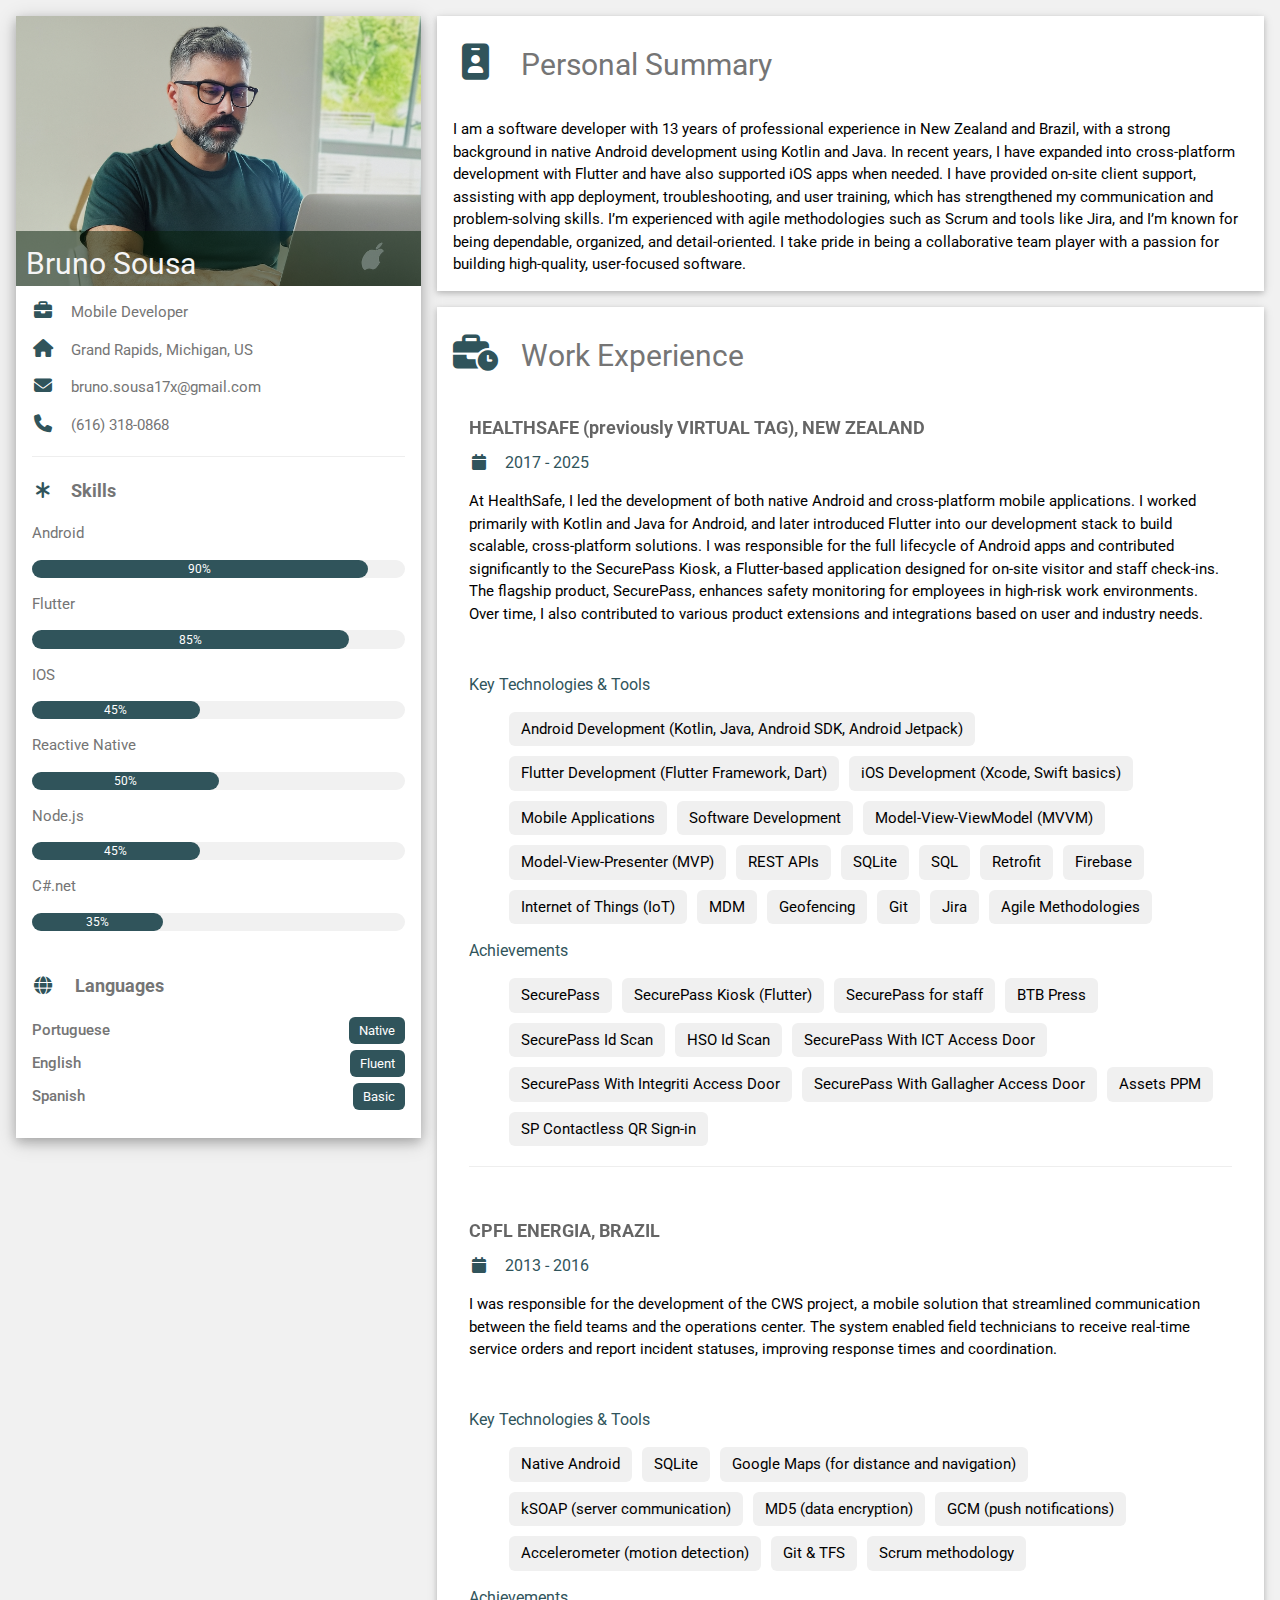
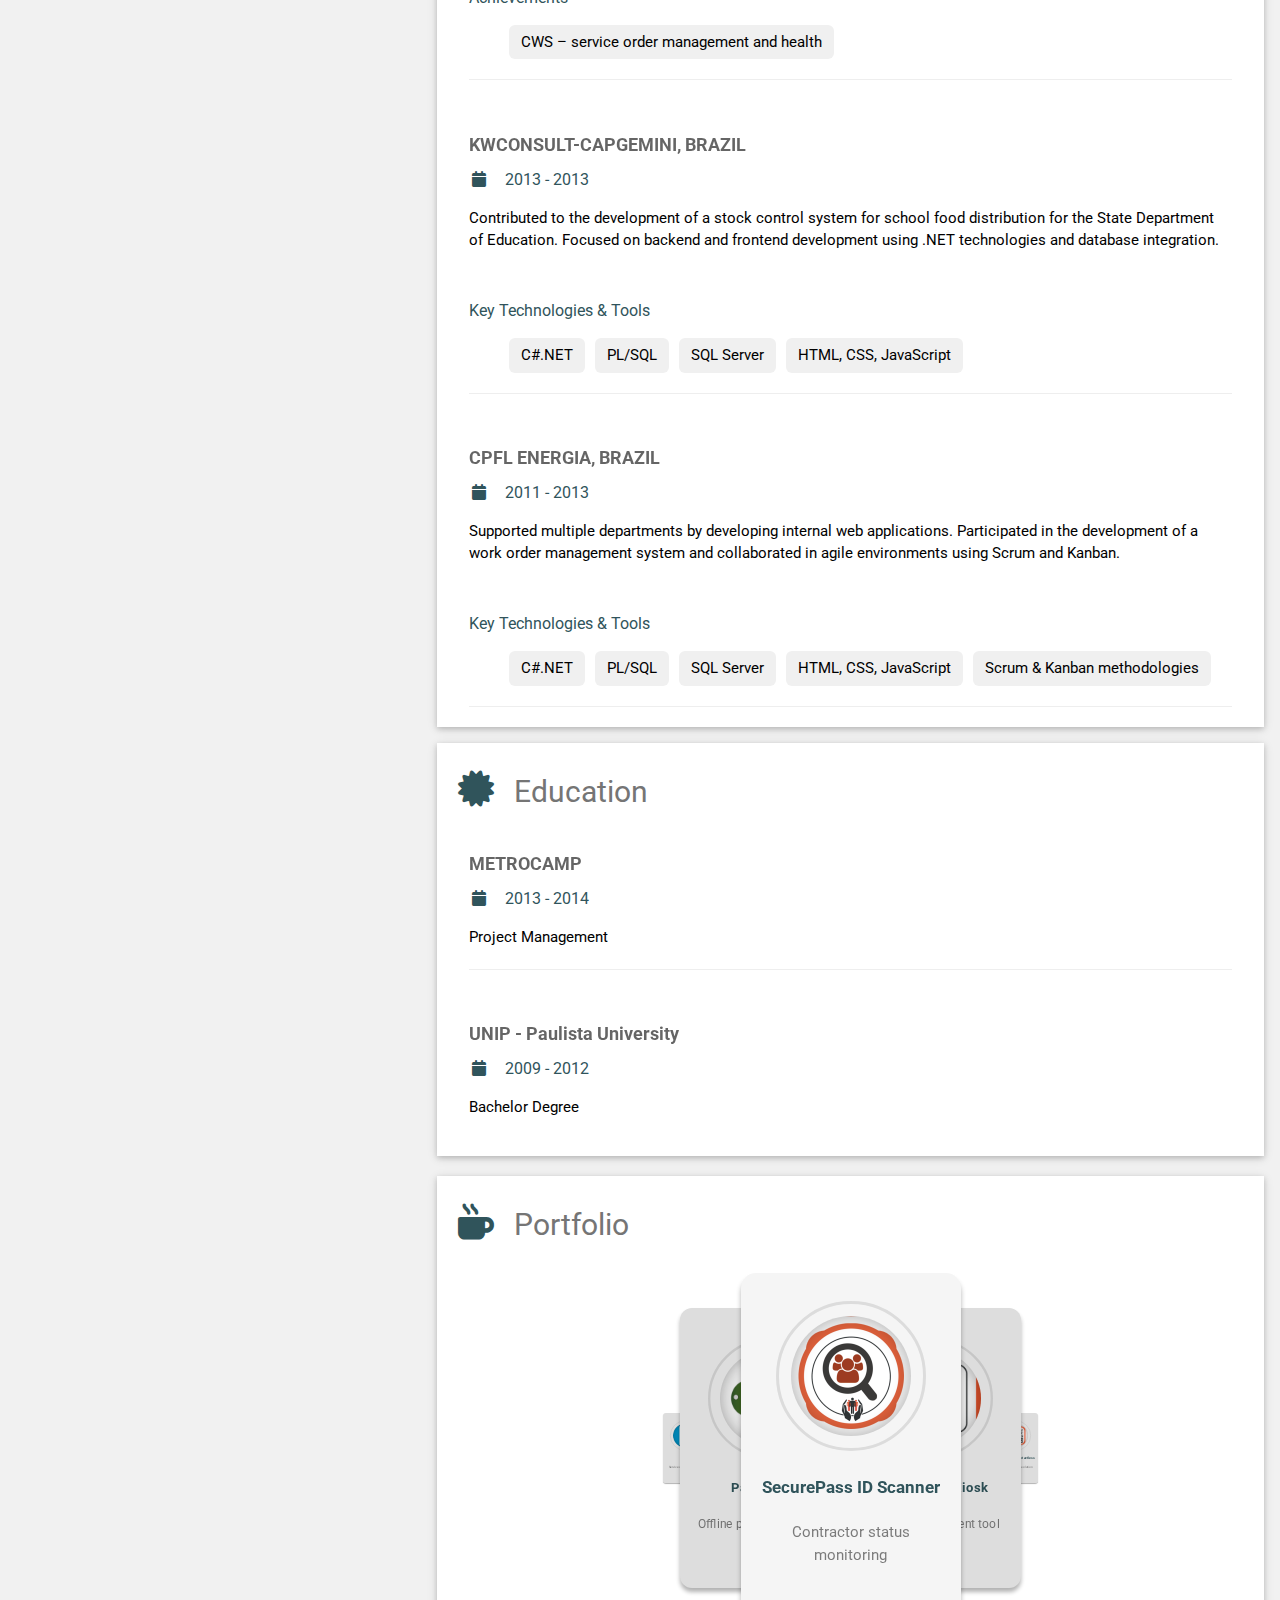
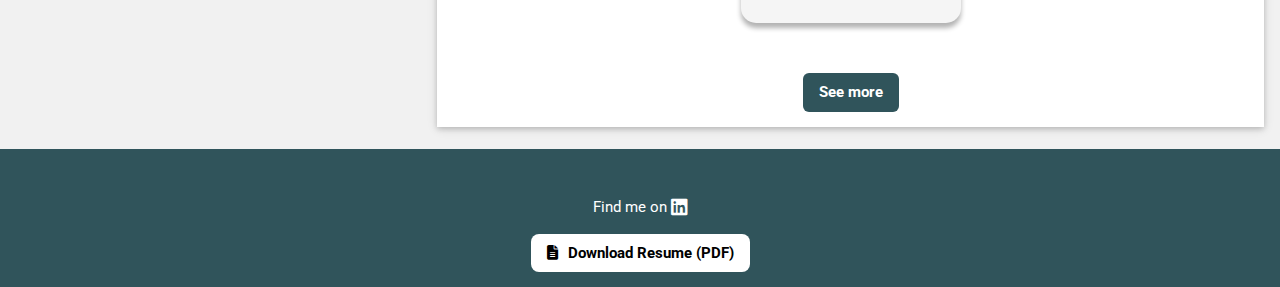
<file: index.html>
<!DOCTYPE html>
<html>
  <title>Bruno Sousa Resume</title>
  <meta charset="UTF-8">
  <meta name="viewport" content="width=device-width, initial-scale=1">
  <link rel="stylesheet" href="./style.css">
  <link rel="stylesheet" href="./carousel_style.css">
  <link rel='stylesheet' href='https://fonts.googleapis.com/css?family=Roboto'>
  <link rel="stylesheet" href="https://cdnjs.cloudflare.com/ajax/libs/font-awesome/6.7.2/css/all.min.css">

  <style>
    html,body,h1,h2,h3,h4,h5,h6 {
      font-family: "Roboto", sans-serif
    }
  </style>

  <body class="w3-light-grey">

    <!-- Page Container -->
    <div class="w3-content w3-margin-top" style="max-width:1400px;">

      <!-- The Grid -->
      <div class="w3-row-padding">

        <!-- Left Column -->
        <div class="w3-third">

          <div class="w3-white w3-text-grey w3-card-4">
            <div class="w3-display-container">
              <img src="assets/images/perfil2.png" style="width:100%" alt="Avatar">
              <div class="w3-display-bottomleft w3-container" style="background-color: rgba(1, 27, 5, 0.5); width: 100%; padding: 10px;">
                <h2 style="color: whitesmoke; margin: 0;">Bruno Sousa</h2>
              </div>
            </div>

            <div class="w3-container">
              <p><i class="fa fa-briefcase fa-fw w3-margin-right w3-large w3-text-custom-green"></i>Mobile Developer</p>
              <p><i class="fa fa-home fa-fw w3-margin-right w3-large w3-text-custom-green"></i>Grand Rapids, Michigan, US</p>
              <p><i class="fa fa-envelope fa-fw w3-margin-right w3-large w3-text-custom-green"></i>bruno.sousa17x@gmail.com</p>
              <p><i class="fa fa-phone fa-fw w3-margin-right w3-large w3-text-custom-green"></i>(616) 318-0868</p>
              <hr>

              <p class="w3-large"><b><i class="fa fa-asterisk fa-fw w3-margin-right w3-text-custom-green"></i>Skills</b></p>

              <p>Android</p>
              <div class="w3-light-grey w3-round-xlarge w3-small">
                <div class="w3-container w3-center w3-round-xlarge w3-custom-green" style="width:90%">90%</div>
              </div>  

              <p>Flutter</p>
              <div class="w3-light-grey w3-round-xlarge w3-small">
                <div class="w3-container w3-center w3-round-xlarge w3-custom-green" style="width:85%">
                  <div class="w3-center w3-text-white">85%</div>
                </div>
              </div>

              <p>IOS</p>
              <div class="w3-light-grey w3-round-xlarge w3-small">
                <div class="w3-container w3-center w3-round-xlarge w3-custom-green" style="width:45%">45%</div>
              </div>

              <p>Reactive Native</p>
              <div class="w3-light-grey w3-round-xlarge w3-small">
                <div class="w3-container w3-center w3-round-xlarge w3-custom-green" style="width:50%">50%</div>
              </div>

              <p>Node.js</p>
              <div class="w3-light-grey w3-round-xlarge w3-small">
                <div class="w3-container w3-center w3-round-xlarge w3-custom-green" style="width:45%">45%</div>
              </div>

              <p>C#.net</p>
              <div class="w3-light-grey w3-round-xlarge w3-small">
                <div class="w3-container w3-center w3-round-xlarge w3-custom-green" style="width:35%">35%</div>
              </div>
              <br>

              <p class="w3-large w3-text-theme">
                <b>
                  <i class="fa fa-globe fa-fw w3-margin-right w3-text-custom-green"></i>
                  Languages
                </b>
              </p>

              <div class="language-row">
                <p>Portuguese</p>
                <span class="language-level native">Native</span>
              </div>
              <div class="language-row">
                <p>English</p>
                <span class="language-level fluent">Fluent</span>
              </div>
              <div class="language-row">
                <p>Spanish</p>
                <span class="language-level basic">Basic</span>
              </div>
              <br>
            </div>
          </div><br>

        <!-- End Left Column -->
        </div>

        <!-- Right Column -->
        <div class="w3-twothird">

          <!--Personal Summary-->
          <div class="w3-container w3-card w3-white w3-margin-bottom">
            <h2 class="w3-text-grey w3-padding-16">
              <i class="fa-solid fa-id-badge fa-fw w3-margin-right w3-xxlarge w3-text-custom-green"></i>
              Personal Summary
            </h2>
            <p>I am a software developer with 13 years of professional experience in New Zealand and Brazil, with a strong background in native Android development using Kotlin and Java. In recent years, I have expanded into cross-platform development with Flutter and have also supported iOS apps when needed. I have provided on-site client support, assisting with app deployment, troubleshooting, and user training, which has strengthened my communication and problem-solving skills. I’m experienced with agile methodologies such as Scrum and tools like Jira, and I’m known for being dependable, organized, and detail-oriented. I take pride in being a collaborative team player with a passion for building high-quality, user-focused software.</p>
            
          </div>
          <!-- Work Experience -->
          <div class="w3-container w3-card w3-white w3-margin-bottom">
            <h2 class="w3-text-grey w3-padding-16">
              <i class="fa-solid fa-business-time fa-fw w3-margin-right w3-xxlarge w3-text-custom-green"></i>
              Work Experience
            </h2>

            <!-- HEALTHSAFE -->
            <div class="w3-container">
              <h5 class="w3-opacity"><b>HEALTHSAFE (previously VIRTUAL TAG), NEW ZEALAND</b></h5>
              <h6 class="w3-text-custom-green"><i class="fa fa-calendar fa-fw w3-margin-right"></i>2017 - 2025</h6>
              <p>
                At HealthSafe, I led the development of both native Android and cross-platform mobile applications. 
                I worked primarily with Kotlin and Java for Android, and later introduced Flutter into our development stack to build scalable, cross-platform solutions. 
                I was responsible for the full lifecycle of Android apps and contributed significantly to the SecurePass Kiosk, 
                a Flutter-based application designed for on-site visitor and staff check-ins. The flagship product, SecurePass, 
                enhances safety monitoring for employees in high-risk work environments. Over time, I also contributed to various 
                product extensions and integrations based on user and industry needs.
              </p>
              <br/>

              <h6 class="w3-text-custom-green">Key Technologies & Tools</h6>
              <ul>
                <li>Android Development (Kotlin, Java, Android SDK, Android Jetpack)</li>
                <li>Flutter Development (Flutter Framework, Dart)</li>
                <li>iOS Development (Xcode, Swift basics)</li>
                <li>Mobile Applications</li>
                <li>Software Development</li>
                <li>Model-View-ViewModel (MVVM)</li>
                <li>Model-View-Presenter (MVP)</li>
                <li>REST APIs</li>
                <li>SQLite</li>
                <li>SQL</li>
                <li>Retrofit</li>
                <li>Firebase</li>
                <li>Internet of Things (IoT)</li>
                <li>MDM</li>
                <li>Geofencing</li>
                <li>Git</li>
                <li>Jira</li>
                <li>Agile Methodologies</li>
              </ul>

              <h6 class="w3-text-custom-green">Achievements</h6>
              <ul>
                <li>SecurePass</li>
                <li>SecurePass Kiosk (Flutter)</li>
                <li>SecurePass for staff</li>
                <li>BTB Press</li>
                <li>SecurePass Id Scan</li>
                <li>HSO Id Scan</li>
                <li>SecurePass With ICT Access Door</li>
                <li>SecurePass With Integriti Access Door</li>
                <li>SecurePass With Gallagher Access Door</li>
                <li>Assets PPM</li>
                <li>SP Contactless QR Sign-in</li>
              </ul>

              <hr>
            </div>

            <!-- CPFL ENERGIA -->
            <div class="w3-container">
              <h5 class="w3-opacity"><b>CPFL ENERGIA, BRAZIL</b></h5>
              <h6 class="w3-text-custom-green"><i class="fa fa-calendar fa-fw w3-margin-right"></i>2013 - 2016</h6>
              <p>
                I was responsible for the development of the CWS project, a mobile solution that streamlined communication between the field teams and the operations center. 
                The system enabled field technicians to receive real-time service orders and report incident statuses, improving response times and coordination.
              </p>
              <br/>
              <h6 class="w3-text-custom-green">Key Technologies & Tools</h6>
              <ul>
                <li>Native Android</li>
                <li>SQLite</li>
                <li>Google Maps (for distance and navigation)</li>
                <li>kSOAP (server communication)</li>
                <li>MD5 (data encryption)</li>
                <li>GCM (push notifications)</li>                 
                <li>Accelerometer (motion detection)</li>                
                <li>Git & TFS</li>
                <li>Scrum methodology</li>       
              </ul>
              <h6 class="w3-text-custom-green">Achievements</h6>
              <ul>
                <li>CWS – service order management and health</li>
              </ul>        
              <hr>
            </div>

            <!-- KWCONSULT-CAPGEMINI -->
            <div class="w3-container">
              <h5 class="w3-opacity"><b>KWCONSULT-CAPGEMINI, BRAZIL</b></h5>
              <h6 class="w3-text-custom-green"><i class="fa fa-calendar fa-fw w3-margin-right"></i>2013 - 2013</h6>
              <p>
                Contributed to the development of a stock control system for school food distribution for the State Department of Education. 
                Focused on backend and frontend development using .NET technologies and database integration.
              </p>
              <br/>
              <h6 class="w3-text-custom-green">Key Technologies & Tools</h6>
              <ul>
                <li>C#.NET</li>
                <li>PL/SQL</li>
                <li>SQL Server</li>
                <li>HTML, CSS, JavaScript</li>  
              </ul>
              <hr>
            </div>

            <!-- CPFL ENERGIA 2011-2013 -->
            <div class="w3-container">
              <h5 class="w3-opacity"><b>CPFL ENERGIA, BRAZIL</b></h5>
              <h6 class="w3-text-custom-green"><i class="fa fa-calendar fa-fw w3-margin-right"></i>2011 - 2013</h6>
              <p>
                Supported multiple departments by developing internal web applications. 
                Participated in the development of a work order management system and collaborated in agile environments using Scrum and Kanban.
              </p>
              <br/>
              <h6 class="w3-text-custom-green">Key Technologies & Tools</h6>
              <ul>
                <li>C#.NET</li>
                <li>PL/SQL</li>
                <li>SQL Server</li>
                <li>HTML, CSS, JavaScript</li>
                <li>Scrum & Kanban methodologies</li>
              </ul>
              <hr>
            </div>
          </div>

          <!-- Education -->
          <div class="w3-container w3-card w3-white">
            <h2 class="w3-text-grey w3-padding-16">
              <i class="fa fa-certificate fa-fw w3-margin-right w3-xxlarge w3-text-custom-green"></i>Education
            </h2>

            <div class="w3-container">
              <h5 class="w3-opacity"><b>METROCAMP</b></h5>
              <h6 class="w3-text-custom-green"><i class="fa fa-calendar fa-fw w3-margin-right"></i>2013 - 2014</h6>
              <p>Project Management</p>
              <hr>
            </div>

            <div class="w3-container">
              <h5 class="w3-opacity"><b>UNIP - Paulista University</b></h5>
              <h6 class="w3-text-custom-green"><i class="fa fa-calendar fa-fw w3-margin-right"></i>2009 - 2012</h6>
              <p>Bachelor Degree</p><br>
            </div>
          </div>

          <!-- Portfolio Carousel -->
          <div class="w3-container w3-card w3-white" style="padding-left: 0px; padding-right: 0px;">
            <h2 class="w3-text-grey w3-padding-16" style="padding-left: 16px;">
              <i class="fa-solid fa-mug-hot fa-fw w3-margin-right w3-xxlarge w3-text-custom-green"></i>Portfolio
            </h2>

            <div class="card-carousel">
              <div class="card" id="1">
                <div class="image-container"></div>
                <h5>SecurePass</h5>
                <p>Contractor protection system</p>
              </div>
              <div class="card" id="2">
                <div class="image-container"></div>
                <h5>CWS</h5>
                <p>Service order monitoring</p>
              </div>
              <div class="card" id="3">
                <div class="image-container"></div>
                <h5>PassKeeper</h5>
                <p>Offline password manager</p>
              </div>
              <div class="card" id="4">
                <div class="image-container"></div>
                <h5>SecurePass ID Scanner</h5>
                <p>Contractor status monitoring</p>
              </div>
              <div class="card" id="5">
                <div class="image-container"></div>
                <h5>SecurePass Kiosk</h5>
                <p>Sign-in management tool</p>
              </div>
              <div class="card" id="6">
                <div class="image-container"></div>
                <h5>SecurePass Contactless</h5>
                <p>Visitor check-in solution</p>
              </div>
              <div class="card" id="7">
                <div class="image-container"></div>
                <h5>MyMoney</h5>
                <p>Offline budget control app</p>
              </div>
            </div>

            <p style="text-align: center;">
              <a href="portifolio.html" 
                 style="display: inline-block; padding: 8px 16px; background: #30545b; color: white; border-radius: 6px; text-decoration: none; font-weight: bold;">
                See more
              </a>
            </p>
          </div>

        <!-- End Right Column -->
        </div>

      <!-- End Grid -->
      </div>

    <!-- End Page Container -->
    </div>
    <br/>
    <footer class="w3-container w3-custom-green w3-center w3-margin-top" style="padding:32px 16px">
      <p>
        Find me on 
        <a href="https://www.linkedin.com/in/bruno-sousa-60085824" target="_blank" class="w3-hover-opacity" style="text-decoration:none">
          <i class="fab fa-linkedin fa-lg"></i>
        </a>
      </p>
    
      <p>
        <a href="assets/docs/bruno_resume_.pdf" target="_blank"
           class="w3-button w3-white w3-hover-light-grey w3-round-large"
           style="text-decoration:none; font-weight:bold;">
          <i class="fas fa-file-lines" style="margin-right:6px;"></i> Download Resume (PDF)
        </a>
      </p>
    </footer>

    <script src="carrousel.js"></script>
  </body>
</html>
</file>
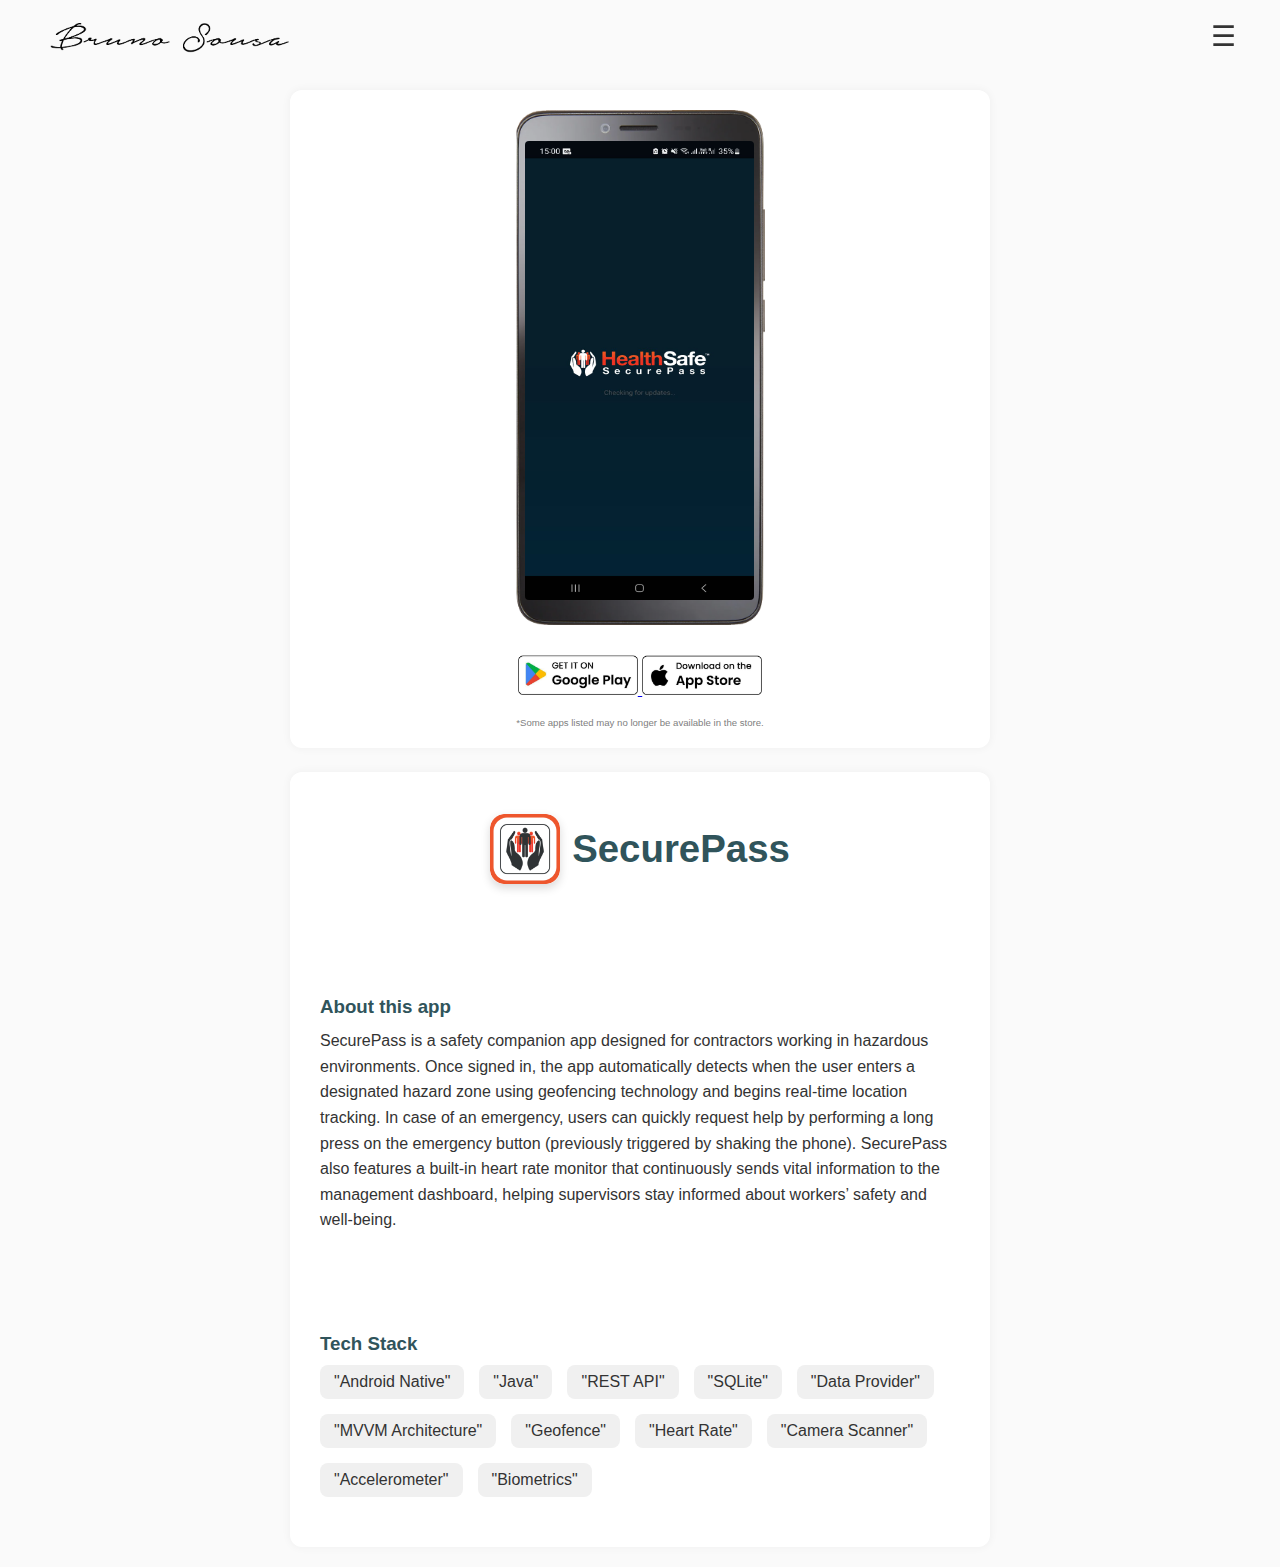
<file: portifolio.html>
<!DOCTYPE html>
<html lang="en">
<head>
  <meta charset="UTF-8" />
  <meta name="viewport" content="width=device-width, initial-scale=1.0"/>
  <title>Bruno Sousa portifolio</title>
  <link rel="stylesheet" href="app-showcase.css"/>
</head>

<body>

  <!-- App Selector Bar -->

  <nav class="navbar">
    <div class="nav-content">
      <a href="index.html" class="logo">
        <img src="assets/images/signature.png" alt="Bruno Resume">
      </a>
  
      <button class="nav-toggle" id="navToggle" aria-label="Menu">
        ☰
      </button>
  
      <ul class="nav-links" id="navLinks">
        <li><img src="assets/images/sp_icon.png" class="app-icon active" onclick="showApp(0)" alt="SecurePass" /></li>
        <li><img src="assets/images/sp_kiosk_icon.png" class="app-icon" onclick="showApp(1)" alt="SecurePass Kiosk" /></li>
        <li><img src="assets/images/sp_id_scanner_icon.png" class="app-icon" onclick="showApp(2)" alt="Id Scanner" /></li>
        <li><img src="assets/images/sp_contacless_icon.png" class="app-icon" onclick="showApp(3)" alt="Contactless" /></li>
        <li><img src="assets/images/ic_sp_ict.png" class="app-icon" onclick="showApp(4)" alt="SP with ICT" /></li>
        <li><img src="assets/images/ic_sp_gallagher.png" class="app-icon" onclick="showApp(5)" alt="SP with Gallagher" /></li>
        <li><img src="assets/images/ic_sp_integriti.png" class="app-icon" onclick="showApp(6)" alt="SP with Inner Range" /></li>
        <li><img src="assets/images/ic_sp_staff.png" class="app-icon" onclick="showApp(7)" alt="SP for Staff" /></li>
        <li><img src="assets/images/ic_assets_ppm.png" class="app-icon" onclick="showApp(8)" alt="Assets PPM" /></li>
        <li><img src="assets/images/ic_cws.png" class="app-icon" onclick="showApp(9)" alt="CPFL Work System" /></li>
        <li><img src="assets/images/pass_keeper.png" class="app-icon" onclick="showApp(10)" alt="PassKeeper" /></li>
        <li><img src="assets/images/my_money_icon.png" class="app-icon" onclick="showApp(11)" alt="My Money" /></li>
        <li><img src="assets/images/btb_press_icon.png" class="app-icon" onclick="showApp(12)" alt="BTB Press" /></li>
      </ul>
    </div>
  </nav>

  <!-- App Content -->
  <div id="appContent" class="container fade-container">    
    <!-- Left Column: App Achievements -->
    <aside class="mobile-achievements">
      <div class="phone-frame">
        <img src="assets/images/frame.png" alt="Phone Frame" class="frame-img" />
        <img src="assets/images/screenshots/sp/sp_splash.jpeg" alt="App Screen" class="app-screen" id="rotatingScreen" />
      </div>
      <div class="achievements">
        <ul id="achievementList"></ul>
      <div class="store-links" style="margin-top:16px;">
        <a id="googlePlayBtn" href="https://play.google.com/store/apps/details?id=com.virtualtag.healthsafesecurepass&hl=en-NZ" target="_blank">
          <img src="assets/images/google-playstore-white.png" alt="Get it on Google Play" style="height:40px;">
        </a>
        <a id="appStoreBtn" href="https://apps.apple.com/us/app/securepass-for-contractors/id1157142981" target="_blank">
          <img src="assets/images/apple-store-white.png" alt="Download on the App Store" style="height:40px;">
        </a>
      </div>
      <br/>
      <p style="font-size:0.6rem; color: grey;">*Some apps listed may no longer be available in the store.</p>
    </aside>

    <!-- Right Column: App Details -->
    <main class="app-showcase">
      <div class="app-header" style="display:flex; align-items:center; gap:12px; justify-content:center; margin-bottom:16px; padding: 12px;">
        <img 
          id="appLogo" 
          src="assets/images/sp_icon.png" 
          alt="SecurePass logo" 
          style="
            width:70px; 
            height:70px; 
            border-radius:14px; 
            box-shadow:0 4px 10px rgba(0,0,0,0.15); 
            object-fit:cover;
          "
        />
        <h1 class="app-title" id="appTitle" style="font-size:2.4rem; margin:0;">SecurePass</h1>
      </div>
      <div class="tech-used">
      <h3>About this app</h3>
      </div>
      
      <p class="description" id="appDescription">
        SecurePass is a safety companion app designed for contractors working in hazardous environments. Once signed in, the app automatically detects when the user enters a designated hazard zone using geofencing technology and begins real-time location tracking. In case of an emergency, users can quickly request help by performing a long press on the emergency button (previously triggered by shaking the phone). SecurePass also features a built-in heart rate monitor that continuously sends vital information to the management dashboard, helping supervisors stay informed about workers’ safety and well-being.
      </p>
      <div class="tech-used">
        <h3>Tech Stack</h3>
        <ul id="techList">
          <li>"Android Native"</li>
          <li>"Java"</li>
          <li>"REST API"</li>
          <li>"SQLite"</li>
          <li>"Data Provider"</li>
          <li>"MVVM Architecture"</li>
          <li>"Geofence"</li>
          <li>"Heart Rate"</li>
          <li>"Camera Scanner"</li>
          <li>"Accelerometer"</li>
          <li>"Biometrics"</li>
        </ul>
      </div>
    </main>

  </div>

  <script>
    const screen = document.getElementById('rotatingScreen');
    const appLogo = document.getElementById('appLogo');
    //const appUrl = document.getElementById('appURL');
    const appTitle = document.getElementById('appTitle');
    const appDescription = document.getElementById('appDescription');
    const techList = document.getElementById('techList');
    const achievementList = document.getElementById('achievementList');
    const appIcons = document.querySelectorAll('.app-icon');
    const contentContainer = document.getElementById('appContent');
    // Mobile menu toggle
    const navToggle = document.getElementById('navToggle');
    const navLinks = document.getElementById('navLinks');

      // Toggle mobile menu visibility
    navToggle.addEventListener("click", () => {
      navLinks.classList.toggle("show");
    });

    // Close menu when any link is clicked
    navLinks.querySelectorAll('li').forEach(link => {
      link.addEventListener('click', () => {
        navLinks.classList.remove('show');
      });
    });

    const apps = [
      {
        title: "SecurePass",
        logo: "assets/images/sp_icon.png",
        description: "SecurePass is a safety companion app designed for contractors working in hazardous environments. Once signed in, the app automatically detects when the user enters a designated hazard zone using geofencing technology and begins real-time location tracking. In case of an emergency, users can quickly request help by performing a long press on the emergency button (previously triggered by shaking the phone). SecurePass also features a built-in heart rate monitor that continuously sends vital information to the management dashboard, helping supervisors stay informed about workers’ safety and well-being.",
        url: "https://play.google.com/store/apps/details?id=com.virtualtag.healthsafesecurepass&hl=en-NZ",
        iosUrl: "https://apps.apple.com/us/app/securepass-for-contractors/id1157142981",
        tech: [
          "Android Native",
          "Java",
          "REST API",
          "SQLite",
          "Data Provider",
          "MVVM Architecture",
          "Geofence",
          "Heart Rate",
          "Camera Scanner",
          "Accelerometer",
          "Biometrics"
        ],
        screens: [
          "assets/images/screenshots/sp/sp_phone.png",
          "assets/images/screenshots/sp/sp_sms.png",
          "assets/images/screenshots/sp/sp_form.png",
          "assets/images/screenshots/sp/sp_message.png",
          "assets/images/screenshots/sp/sp_shake.png",
          "assets/images/screenshots/sp/sp_main.png",
          "assets/images/screenshots/sp/sp_in_emergency.png",
          "assets/images/screenshots/sp/sp_list_locations.png",
          "assets/images/screenshots/sp/sp_location_select.png",
        ],
        /*achievements: [
          "🏆 100K+ Downloads",
          "⭐ 4.8+ Play Store Rating",
          "🌐 Featured in 50+ countries",
          "🚀 Trending in Productivity"
        ]*/
      },
      {
        title: "SecurePass Kiosk",
        logo: "assets/images/sp_kiosk_icon.png",
        description: "SecurePass Kiosk is a streamlined self-sign-in solution designed for contractors, staff, guests, and visitors. Fully integrated with the SecurePass dashboard, it ensures a seamless check-in experience. HealthSafe handles the complete setup, from software installation to hardware deployment, so users can focus on what matters most.",
        url: "https://play.google.com/store/apps/details?id=com.healthsafe.kiosk&hl=en-NZ",
        iosUrl: "https://apps.apple.com/us/app/securepass-kiosk/id1159118965",
        tech: [    
          "Flutter",
          "Dart",
          "REST API",
          "MVVM Architecture",
          "GetX",
          "Camera Scanner",
          "Printer Integration",
          "Peripheral Devices",
          "Bluetooth",
          "Printers"
        ],
        
        screens: [
          "assets/images/screenshots/sp_kiosk/k_main.png", 
          "assets/images/screenshots/sp_kiosk/k_mode_sign.png", 
          "assets/images/screenshots/sp_kiosk/k_signin.png",
        ],
         /*achievements: [
          "🍽 5K+ Recipes Available",
          "🌍 Used in 30+ countries",
          "📱 Offline Mode Supported" 
        ]*/
      },
      {
        title: "SecurePass Id Scanner",
        logo: "assets/images/sp_id_scanner_icon.png",
        description: "SecurePass ID Scanner is an app integrated with the SecurePass dashboard that allows company managers to quickly scan a contractor’s ID or badge and instantly access all relevant information. The app displays details such as completed trainings, expired certifications, pending documents, and any other actions required for the contractor. By providing instant, centralized access to critical contractor data, it helps managers ensure compliance, streamline verification, and maintain safety and operational efficiency.",
        url: "https://play.google.com/store/apps/details?id=com.healthsafe.securepassidchecker&hl=en-NZ",
        iosUrl:"#",
        tech: [
          "Android Native",
          "Java",
          "REST API",
          "MVVM Architecture",
          "SQLite",
          "Camera Scanner",
        ],
        screens: [
          "assets/images/screenshots/sp_id_scanner/id_login.png", 
          "assets/images/screenshots/sp_id_scanner/id_button.png", 
          "assets/images/screenshots/sp_id_scanner/id_scanning.png",
          "assets/images/screenshots/sp_id_scanner/id_profile.png",
          "assets/images/screenshots/sp_id_scanner/id_files.png"
        ],
        /* achievements: [
          "🍽 5K+ Recipes Available",
          "🌍 Used in 30+ countries",
          "📱 Offline Mode Supported" 
        ]*/
      },
      {
        title: "Securepass Sing In Contactless",
        logo: "assets/images/sp_contacless_icon.png",
        description: "SecurePass Sign-In Contactless is a streamlined solution for visitors who prefer to check in using their own smartphones rather than the SecurePass Kiosk. This app provides a fast, convenient, and touch-free way to register arrivals, enhancing safety, efficiency, and the overall visitor experience.",
        tech: [
          "Android Native",
          "Java",
          "Camera Scanner"
        ],
        url: "https://play.google.com/store/apps/details?id=com.healthsafe&hl=en-NZ",
        iosUrl:"#",
        screens: [
          "assets/images/screenshots/sp_contactless/cl_splash.png", 
          "assets/images/screenshots/sp_contactless/cl_button.png", 
          "assets/images/screenshots/sp_contactless/cl_canning.png",
          "assets/images/screenshots/sp_contactless/cl_main.png",
        ],
        /*achievements: [
           "🍽 5K+ Recipes Available",
          "🌍 Used in 30+ countries",
          "📱 Offline Mode Supported" 
        ]*/
      },
      {
        title: "Securepass with ICT",
        logo: "assets/images/ic_sp_ict.png",
        description: "SecurePass with ICT is a “satellite” app born from the partnership between ICT and HealthSafe. Designed to complement the main SecurePass platform, it allows contractors and authorized personnel to access doors directly through the app. As a satellite app, it requires SecurePass to be installed, ensuring that all user information is seamlessly synced between SecurePass and SecurePass with ICT for secure and efficient access control.",        tech: [
          "Android Native",
          "Java",
          "REST API",
          "MVP Architecture",
          "Third-party technology integration",
          "Biometrics"
        ],
        url:"#",
        iosUrl:"#",
        screens: [
          "assets/images/screenshots/ict/ict_splash.png", 
          "assets/images/screenshots/ict/ict_signin.png", 
          "assets/images/screenshots/ict/ict_doors.png",
          "assets/images/screenshots/ict/ict_pin.png",
          "assets/images/screenshots/ict/ict_timer.png"
        ],
        /*achievements: [
           "🍽 5K+ Recipes Available",
          "🌍 Used in 30+ countries",
          "📱 Offline Mode Supported" 
        ]*/
      },
      {
        title: "Securepass with Gallagher",
        logo: "assets/images/ic_sp_gallagher.png",
        description: "SecurePass with Gallagher is a “satellite” app developed through the partnership between Gallagher and HealthSafe. It extends the main SecurePass platform, enabling contractors and authorized personnel to access doors seamlessly via the app. As a satellite application, it requires SecurePass to be installed, allowing user information to synchronize securely between SecurePass and SecurePass with Gallagher.",
        tech: [
          "Android Native",
          "Java",
          "REST API",
          "MVP Architecture",
          "Third-party technology integration",
          "Biometrics"
        ],
        url:"#",
        iosUrl:"#",
        screens: [
          "assets/images/screenshots/gallagher/g_splash.png", 
          "assets/images/screenshots/gallagher/g_signin.png", 
          "assets/images/screenshots/gallagher/g_readers.png",
          "assets/images/screenshots/gallagher/g_credentials.png",
        ],
        /*achievements: [
           "🍽 5K+ Recipes Available",
          "🌍 Used in 30+ countries",
          "📱 Offline Mode Supported" 
        ]*/
      },
      {
        title: "Securepass with Inner Range",
        logo: "assets/images/ic_sp_integriti.png",
        description: "SecurePass with Inner Range is a satellite app created through the collaboration between Inner Range and HealthSafe. It enhances the main SecurePass platform by allowing contractors and authorized personnel to access doors directly from their devices. As a companion app, it requires SecurePass to be installed, ensuring that all user data is securely synchronized between SecurePass and SecurePass with Inner Range.",
        tech: [
          "Android Native",
          "Java",
          "REST API",
          "MVP Architecture",
          "Third-party technology integration", 
          "Camera Scanner",
          "Biometrics"
        ],
        url:"#",
        iosUrl:"#",
        screens: [
          "assets/images/screenshots/sp_innerrange/spi_door_list.png", 
          "assets/images/screenshots/sp_innerrange/spi_pin.png", 
          "assets/images/screenshots/sp_innerrange/spi_countdown.png",
          "assets/images/screenshots/sp_innerrange/spi_not_signin.png",
          "assets/images/screenshots/sp_innerrange/spi_denied.png",
        ],
        /*achievements: [
           "🍽 5K+ Recipes Available",
          "🌍 Used in 30+ countries",
          "📱 Offline Mode Supported" 
        ]*/
      },
      {
        title: "Securepass for Staff",
        logo: "assets/images/ic_sp_staff.png",
        description: "SecurePass for Staff is an app integrated with Inner Range technology that allows employees to sign in and out simply by entering or leaving through designated doors. Each user has access only to doors assigned to them within the company, ensuring precise access control. Additionally, the app uses geolocation to verify that employees are physically present in the building, adding an extra layer of security.",
        tech: [
          "Android Native",
          "Kotlin",
          "Jetpack",
          "Retrofit",
          "REST API",
          "MVP Architecture",
          "Third-party technology integration",
          "Biometrics"
        ],
        url:"#",
        iosUrl:"#",
        screens: [
          "assets/images/screenshots/sp_staff/sps_splash.png", 
          "assets/images/screenshots/sp_staff/sps_phone.png", 
          "assets/images/screenshots/sp_staff/sps_sms.png",
          "assets/images/screenshots/sp_staff/sps_form.png",
          "assets/images/screenshots/sp_staff/sps_main.png"

        ],
        /*achievements: [
           "🍽 5K+ Recipes Available",
          "🌍 Used in 30+ countries",
          "📱 Offline Mode Supported" 
        ]*/
      },
      {
        title: "Assets PPM",
        logo: "assets/images/ic_assets_ppm.png",
        description: "Assets PPM is a HealthSafe product designed to streamline maintenance reporting for equipment. The app tracks key information such as the last maintenance performed, the responsible technician, and the status of ongoing or completed tasks. Technicians can leave comments directly in the system, ensuring full visibility of work performed. Each piece of equipment is assigned a QR code, which operators can scan using the app to instantly retrieve all relevant maintenance information. This enables efficient tracking, improved accountability, and better overall equipment management.",
        tech: [
          "Android Native",
          "Java",
          "REST API",
          "MVVM Architecture",
          "Camera Scanner"
        ],
        url:"#",
        iosUrl:"#",
        screens: [
          "assets/images/screenshots/assets_ppm/ap_search.png", 
          "assets/images/screenshots/assets_ppm/ap_assets_list.png", 
          "assets/images/screenshots/assets_ppm/ap_details.png",
          "assets/images/screenshots/assets_ppm/ap_service_log.png",
          "assets/images/screenshots/assets_ppm/ap_service_time.png",
          "assets/images/screenshots/assets_ppm/ap_comments.png",
          "assets/images/screenshots/assets_ppm/ap_service.png",
        ],
        /*achievements: [
           "🍽 5K+ Recipes Available",
          "🌍 Used in 30+ countries",
          "📱 Offline Mode Supported" 
        ]*/
      },
      {
        title: "CPFL Workforce System",
        logo: "assets/images/ic_cws.png",
        description: "CWS is an internal CPFL app built to empower the Field Crew during service calls, streamlining every step of their workflow. The app delivers real-time details about each site, including the reported issue, recommended preparations, and the most efficient route to reach it. Beyond navigation, it manages team sign-ins, tracks materials used or needed, and facilitates seamless reporting. The Field Crew and the headquarters team of engineers can communicate instantly via in-app chat, enabling quick guidance, coordination, and problem-solving. Meanwhile, headquarters can monitor operations in real time, ensuring safety and overall efficiency.",
        tech: [
          "Android Native",
          "Java",
          "REST API",
          "Geolocation",
          "MVP Architecture",
          "Maps"
        ],
        url:"#",
        iosUrl:"#",
        screens: [
          "assets/images/screenshots/cws/cws_map.png", 
          "assets/images/screenshots/cws/cws_end_event.png", 
          "assets/images/screenshots/cws/cws_end_serv_form.png",
          "assets/images/screenshots/cws/cws_end_service.png",
        ],
        /*achievements: [
           "🔥 Daily Streaks Tracked",
          "💪 Built with Mental Wellness Experts",
          "📈 Featured on Product Hunt" 
        ]*/
      },
      {
        title: "PassKeeper",
        logo: "assets/images/pass_keeper.png",
        description: "PassKeeper is an offline password and information storage app developed by my company, Bruno Digital. All data within the app is fully encrypted, ensuring maximum privacy and security. Unlike most solutions today that rely heavily on cloud storage, PassKeeper is designed to operate entirely offline, offering users complete control over their sensitive information. This offline approach positions the app as a potential “blue ocean” solution in a market dominated by cloud-based services.",
        url: "https://play.google.com/store/apps/details?id=com.sousa.bruno.pass_keeper&hl=en-NZ",
        iosUrl:"#",
        tech: [
          "Flutter",
          "Dart",
          "SQLite",
          "MVVM Architecture"
        ],
        screens: [
          "assets/images/screenshots/passkeeper/pk_login.png", 
          "assets/images/screenshots/passkeeper/pk_sign_up.png", 
          "assets/images/screenshots/passkeeper/pk_main.png",
          "assets/images/screenshots/passkeeper/pk_pass.png",
        ],
        /*achievements: [
           "🍽 5K+ Recipes Available",
          "🌍 Used in 30+ countries",
          "📱 Offline Mode Supported" 
        ]*/
      },
      {
        title: "MyMoney",
        logo: "assets/images/my_money_icon.png",
        description: "MyMoney is a personal finance app developed by my company, Bruno Digital. Designed to help users take full control of their budgets, the app allows goal setting and management, allocation planning, and investment projections. Users can track income and expenses and visualize their financial situation through intuitive charts, offering a complete overview of their budget. MyMoney operates entirely offline, ensuring privacy and security, and is currently in its testing phase, with a release on the Google Play Store planned in the coming weeks.",
        tech: [
          "Flutter",
          "Dart",
          "SQLite",
          "Charts",
          "MVVM Architecture",
          "Provider"
        ],
        url:"#",
        iosUrl:"#",
        screens: [
          "assets/images/screenshots/my_money/mm_login.png", 
          "assets/images/screenshots/my_money/mm_main.png", 
          "assets/images/screenshots/my_money/mm_main2.png",
          "assets/images/screenshots/my_money/mm_overview.png",
          "assets/images/screenshots/my_money/mm_chart1.png",    
          "assets/images/screenshots/my_money/mm_chart2.png",    
          "assets/images/screenshots/my_money/mm_summary.png", 
          "assets/images/screenshots/my_money/mm_goal_screen.png", 
          "assets/images/screenshots/my_money/mm_goal2.png",
          "assets/images/screenshots/my_money/mm_allocate.png",
          "assets/images/screenshots/my_money/mm_projections.png",
          
        ],
        /*achievements: [
           "🍽 5K+ Recipes Available",
          "🌍 Used in 30+ countries",
          "📱 Offline Mode Supported" 
        ]*/
      },
      {
        title: "BTB Press",
        logo: "assets/images/btb_press_icon.png",
        description: "BTB is an app designed for Japanese learners of English, created to complement the textbook Learning English Vocabulary published by BTB Press. The app enhances the learning experience by providing interactive tools and exercises that help users expand their vocabulary and practice effectively alongside the book.",
        
        url:"#",
        iosUrl:"#",
        tech: [ 
          "Android Native",
          "Java",
          "SQLite",
          "Google Speech Synthesis"
        ],
        screens: [
          "assets/images/screenshots/btb_press/btb_start.png", 
          "assets/images/screenshots/btb_press/btb_mode.png", 
          "assets/images/screenshots/btb_press/btb_card1.png",
          "assets/images/screenshots/btb_press/btb_card2.png",
          "assets/images/screenshots/btb_press/btb_result.png",    
          "assets/images/screenshots/btb_press/btb_word_selection.png",    
        ],
        /*achievements: [
           "🍽 5K+ Recipes Available",
          "🌍 Used in 30+ countries",
          "📱 Offline Mode Supported" 
        ]*/
      },
    ];

    let currentApp = 0;
    let screenIndex = 0;
    let currentScreens = apps[0].screens;

function preloadImage(src, callback) {
  const img = new Image();
  img.onload = callback;
  img.onerror = callback; // even if it fails, continue gracefully
  img.src = src;
}

function selectApp(index) {
  const app = apps[index];

  const googlePlayBtn = document.getElementById("googlePlayBtn");
  const appStoreBtn = document.getElementById("appStoreBtn");
  
  contentContainer.classList.add("fade-out");

  preloadImage(app.logo, () => {
    setTimeout(() => {
      // Update content
      appLogo.src = app.logo;
      appTitle.textContent = app.title;
      appDescription.textContent = app.description;
      //var href = app.url || "#"; 

      // Update visibility dynamically
      if (app.url) {
        googlePlayBtn.style.display = "inline-block";
      } else {
        googlePlayBtn.style.display = "none";
      }

      if (app.iosUrl) {
        appStoreBtn.style.display = "inline-block";
      } else {
        appStoreBtn.style.display = "none";
      }


      techList.innerHTML = app.tech.map(t => `<li>${t}</li>`).join("");

      // Prevent error if achievements are commented out
      if (app.achievements) {
        achievementList.innerHTML = app.achievements.map(a => `<li>${a}</li>`).join("");
      } else {
        achievementList.innerHTML = "";
      }

      currentScreens = app.screens;
      screenIndex = 0;
      screen.src = currentScreens[screenIndex];

      contentContainer.classList.remove("fade-out");
    }, 400);
  });
}

function showApp(index) {
  if (index === currentApp) return;
  const app = apps[index];
  const appContent = document.getElementById('appContent');

  // Start transition
  appContent.classList.remove('fade-slide-in');
  appContent.classList.add('fade-slide-out');

  preloadImage(app.logo, () => {
    setTimeout(() => {
      // Update app logo, title, description
      appLogo.src = app.logo;
      appTitle.textContent = app.title;
      appDescription.textContent = app.description;

      // ✅ FIX: Update store buttons visibility
      const googlePlayBtn = document.getElementById("googlePlayBtn");
      const appStoreBtn = document.getElementById("appStoreBtn");

      // Show or hide Google Play button
      if (app.url && app.url !== "#") {
        googlePlayBtn.style.display = "inline-flex";
        googlePlayBtn.href = app.url;
      } else {
        googlePlayBtn.style.display = "none";
        googlePlayBtn.removeAttribute("href");
      }

      // Show or hide App Store button
      if (app.iosUrl && app.iosUrl !== "#") {
        appStoreBtn.style.display = "inline-flex";
        appStoreBtn.href = app.iosUrl;
      } else {
        appStoreBtn.style.display = "none";
        appStoreBtn.removeAttribute("href");
      }

      // Update tech stack
      techList.innerHTML = "";
      app.tech.forEach(t => {
        const li = document.createElement("li");
        li.textContent = t;
        techList.appendChild(li);
      });

      // Update achievements if exist
      if (app.achievements) {
        achievementList.innerHTML = "";
        app.achievements.forEach(a => {
          const li = document.createElement("li");
          li.textContent = a;
          achievementList.appendChild(li);
        });
      } else {
        achievementList.innerHTML = "";
      }

      // Update screenshots
      currentApp = index;
      screenIndex = 0;
      screen.src = app.screens[screenIndex];

      // Transition animation
      appContent.classList.remove('fade-slide-out');
      appContent.classList.add('fade-slide-in');

      // Update active icon
      appIcons.forEach((icon, i) =>
        icon.classList.toggle("active", i === index)
      );
    }, 400);
  });
}

  // ... your existing JS

  // Auto-rotate app screens every 20s
  setInterval(() => {
    const app = apps[currentApp];
    screen.style.opacity = 0;
    setTimeout(() => {
      screenIndex = (screenIndex + 1) % app.screens.length;
      screen.src = app.screens[screenIndex];
      screen.style.opacity = 1;
    }, 400);
  }, 5000);
  </script>

</body>
</html>
</file>
<file: carousel_style.css>
.card-carousel {
	--card-width: 100%;
	--card-max-width: 50px;
	--card-height: 350px;
	--carousel-min-width: 323px;
	z-index: 1;
	position: relative;
	width: 100%;
	height: var(--card-height);	
	min-width: var(--carousel-min-width);
	transition: filter .3s ease;
  /* Flexbox added to ensure centering on all screen sizes */
	display: flex;
	justify-content: center; /* Centers the carousel horizontally */
	align-items: center; /* Centers content vertically */
}



@media screen and (max-width: 640px) {
	.card-carousel {
		width: 100%; /* Adjust width for mobile devices */
		margin: 0 auto; /* Ensure it is centered */
	}
}

.card-carousel.smooth-return {
	transition: all .2s ease;
}

.card-carousel .card {
	background: whitesmoke;
	width: var(--card-width);
	max-width: var(--card-max-width);
	text-align: center;
	padding: 1em;
	min-width: 220px;
	height: var(--card-height);
	position: absolute;
	color: rgba(0,0,0,.5);
	transition: inherit;
	-webkit-box-shadow: 0px 5px 5px 0px rgba(0,0,0,0.3);
	-moz-box-shadow: 0px 5px 5px 0px rgba(0,0,0,0.3);
	box-shadow: 0px 5px 5px 0px rgba(0,0,0,0.3);
	border-radius: 1em;
	filter: brightness(.9);
	display: flex;
	flex-direction: column;
	align-items: center;
	justify-content: center;
}

.card.highlight {
	filter: brightness(1);
}

.card:nth-of-type(1) .image-container {
	background-image: url("assets/images/sp_icon.png");
}

.card:nth-of-type(2) .image-container {
	background-image: url("assets/images/ic_cws.png");
}

.card:nth-of-type(3) .image-container {
	background-image: url("assets/images/pass_keeper.png");
}

.card:nth-of-type(4) .image-container {
	background-image: url("assets/images/sp_id_scanner_icon.png");
}

.card:nth-of-type(5) .image-container {
	background-image: url("assets/images/sp_kiosk_icon.png");
}

.card:nth-of-type(6) .image-container {
	background-image: url("assets/images/sp_contacless_icon.png");
}

.card:nth-of-type(7) .image-container {
	background-image: url("assets/images/my_money_icon.png");
}

.card h5 {
	font-weight: 700;
	font-size: 1.1rem;
	color: #30545b; /* same tone as your theme */
	margin-bottom: 6px;
  }


.image-container {
	width: 8em;
	height: 8em;
	position: relative;
	background-size: cover;
	margin-bottom: 2em;
	border-radius: 100%;
	padding: 1em;
	-webkit-box-shadow: inset 0px 0px 17px 0px rgba(0,0,0,0.3);
	-moz-box-shadow: inset 0px 0px 17px 0px rgba(0,0,0,0.3);
	box-shadow: inset 0px 0px 17px 0px rgba(0,0,0,0.3);
}

.image-container::after {
	content: "";
	display: block;
	width: 125%;
	height: 125%;
	border: solid 3px rgba(0,0,0,.1);
	border-radius: 100%;
	position: absolute;
	top: calc(-10% - 3px);
	left: calc(-10% - 3px);
}

/* Add border around the container */

  
  /* Add border around the cards */
  .card {
	/*border: 2px solid red;   Example: red border for the cards */

  }
  
/* Add border around the card carousel */
.card-carousel {
	/*border: 2px solid green;  keeps the green border around the carousel */
	margin-bottom: 50px;
	margin-left: 0; /* Reset left margin to prevent shifting */
	margin-right: 0; /* Ensure no margin on the right side */
	width: 100%; /* Make the carousel take the full width of its parent container */
  }
</file>
<file: style.css>
/* W3.CSS 4.15 December 2020 by Jan Egil and Borge Refsnes */
    html {
        box-sizing: border-box
    }

  /* Make the main content expand to fill available space */
  .w3-content {
    flex: 1;
  }

    *,
    *:before,
    *:after {
        box-sizing: inherit
    }

    /* Extract from normalize.css by Nicolas Gallagher and Jonathan Neal git.io/normalize */
    html {
        -ms-text-size-adjust: 100%;
        -webkit-text-size-adjust: 100%
    }

    body {
        margin: 0
    }
    
    footer.w3-margin-top {
        margin-top: 0 !important;
      }

    article,
    aside,
    details,
    figcaption,
    figure,
    footer,
    header,
    main,
    menu,
    nav,
    section {
        display: block
    }

    summary {
        display: list-item
    }

    audio,
    canvas,
    progress,
    video {
        display: inline-block
    }

    progress {
        vertical-align: baseline
    }

    audio:not([controls]) {
        display: none;
        height: 0
    }

    [hidden],
    template {
        display: none
    }

    a {
        background-color: transparent
    }

    a:active,
    a:hover {
        outline-width: 0
    }

    abbr[title] {
        border-bottom: none;
        text-decoration: underline;
        text-decoration: underline dotted
    }

    .language-row {
        display: flex;
        justify-content: space-between;
        align-items: center;
        margin: 6px 0;
      }
      
      .language-row p {
        margin: 0;
        font-weight: 500;
      }
      
      .language-level {
        padding: 4px 10px;
        border-radius: 6px;
        font-size: 0.85rem;
        /*font-weight: bold;*/
        color: white;
      }
      
      /* Theme-based colors */
      .native {
        background-color: #30545b; /* dark green */
      }
      
      .fluent {
        background-color: #30545b; /* medium green */
      }
      
      .basic {
        background-color: #30545b; /* light green */
        /*color: #1b5e20;*/
      }
      

    b,
    strong {
        font-weight: bolder
    }

    dfn {
        font-style: italic
    }

    mark {
        background: #ff0;
        color: #000
    }

    small {
        font-size: 80%
    }

    sub,
    sup {
        font-size: 75%;
        line-height: 0;
        position: relative;
        vertical-align: baseline
    }

    sub {
        bottom: -0.25em
    }

    sup {
        top: -0.5em
    }

    figure {
        margin: 1em 40px
    }

    img {
        border-style: none
    }

    li {
        list-style: none;
    }

    ul {
        display: flex;
        gap: 10px;
        flex-wrap: wrap;
      }
      li {
        background: #f0f0f0;
        padding: 6px 12px;
        border-radius: 6px;
      }

    code,
    kbd,
    pre,
    samp {
        font-family: monospace, monospace;
        font-size: 1em
    }

    hr {
        box-sizing: content-box;
        height: 0;
        overflow: visible
    }

    button,
    input,
    select,
    textarea,
    optgroup {
        font: inherit;
        margin: 0
    }

    optgroup {
        font-weight: bold
    }

    button,
    input {
        overflow: visible
    }

    button,
    select {
        text-transform: none
    }

    button,
    [type=button],
    [type=reset],
    [type=submit] {
        -webkit-appearance: button
    }

    button::-moz-focus-inner,
    [type=button]::-moz-focus-inner,
    [type=reset]::-moz-focus-inner,
    [type=submit]::-moz-focus-inner {
        border-style: none;
        padding: 0
    }

    button:-moz-focusring,
    [type=button]:-moz-focusring,
    [type=reset]:-moz-focusring,
    [type=submit]:-moz-focusring {
        outline: 1px dotted ButtonText
    }

    fieldset {
        border: 1px solid #c0c0c0;
        margin: 0 2px;
        padding: .35em .625em .75em
    }

    legend {
        color: inherit;
        display: table;
        max-width: 100%;
        padding: 0;
        white-space: normal
    }

    textarea {
        overflow: auto
    }

    [type=checkbox],
    [type=radio] {
        padding: 0
    }

    [type=number]::-webkit-inner-spin-button,
    [type=number]::-webkit-outer-spin-button {
        height: auto
    }

    [type=search] {
        -webkit-appearance: textfield;
        outline-offset: -2px
    }

    [type=search]::-webkit-search-decoration {
        -webkit-appearance: none
    }

    ::-webkit-file-upload-button {
        -webkit-appearance: button;
        font: inherit
    }

    /* End extract */
    html,
    body {
        font-family: Verdana, sans-serif;
        font-size: 15px;
        line-height: 1.5
    }

    html {
        overflow-x: hidden
    }

    h1 {
        font-size: 36px
    }

    h2 {
        font-size: 30px
    }

    h3 {
        font-size: 24px
    }

    h4 {
        font-size: 20px
    }

    h5 {
        font-size: 18px
    }

    h6 {
        font-size: 16px
    }

    .w3-serif {
        font-family: serif
    }

    .w3-sans-serif {
        font-family: sans-serif
    }

    .w3-cursive {
        font-family: cursive
    }

    .w3-monospace {
        font-family: monospace
    }

    h1,
    h2,
    h3,
    h4,
    h5,
    h6 {
        font-family: "Segoe UI", Arial, sans-serif;
        font-weight: 400;
        margin: 10px 0
    }

    .w3-wide {
        letter-spacing: 4px
    }

    hr {
        border: 0;
        border-top: 1px solid #eee;
        margin: 20px 0
    }

    .w3-image {
        max-width: 100%;
        height: auto
    }

    img {
        vertical-align: middle
    }

    a {
        color: inherit
    }

    .w3-table,
    .w3-table-all {
        border-collapse: collapse;
        border-spacing: 0;
        width: 100%;
        display: table
    }

    .w3-table-all {
        border: 1px solid #ccc
    }

    .w3-bordered tr,
    .w3-table-all tr {
        border-bottom: 1px solid #ddd
    }

    .w3-striped tbody tr:nth-child(even) {
        background-color: #f1f1f1
    }

    .w3-table-all tr:nth-child(odd) {
        background-color: #fff
    }

    .w3-table-all tr:nth-child(even) {
        background-color: #f1f1f1
    }

    .w3-hoverable tbody tr:hover,
    .w3-ul.w3-hoverable li:hover {
        background-color: #ccc
    }

    .w3-centered tr th,
    .w3-centered tr td {
        text-align: center
    }

    .w3-table td,
    .w3-table th,
    .w3-table-all td,
    .w3-table-all th {
        padding: 8px 8px;
        display: table-cell;
        text-align: left;
        vertical-align: top
    }

    .w3-table th:first-child,
    .w3-table td:first-child,
    .w3-table-all th:first-child,
    .w3-table-all td:first-child {
        padding-left: 16px
    }

    .w3-btn,
    .w3-button {
        border: none;
        display: inline-block;
        padding: 8px 16px;
        vertical-align: middle;
        overflow: hidden;
        text-decoration: none;
        color: inherit;
        background-color: inherit;
        text-align: center;
        cursor: pointer;
        white-space: nowrap
    }

    .w3-btn:hover {
        box-shadow: 0 8px 16px 0 rgba(0, 0, 0, 0.2), 0 6px 20px 0 rgba(0, 0, 0, 0.19)
    }

    .w3-btn,
    .w3-button {
        -webkit-touch-callout: none;
        -webkit-user-select: none;
        -khtml-user-select: none;
        -moz-user-select: none;
        -ms-user-select: none;
        user-select: none
    }

    .w3-disabled,
    .w3-btn:disabled,
    .w3-button:disabled {
        cursor: not-allowed;
        opacity: 0.3
    }

    .w3-disabled *,
    :disabled * {
        pointer-events: none
    }

    .w3-btn.w3-disabled:hover,
    .w3-btn:disabled:hover {
        box-shadow: none
    }

    .w3-badge,
    .w3-tag {
        background-color: #000;
        color: #fff;
        display: inline-block;
        padding-left: 8px;
        padding-right: 8px;
        text-align: center
    }

    .w3-badge {
        border-radius: 50%
    }

    .w3-ul {
        list-style-type: none;
        padding: 0;
        margin: 0
    }

    .w3-ul li {
        padding: 8px 16px;
        border-bottom: 1px solid #ddd
    }

    .w3-ul li:last-child {
        border-bottom: none
    }

    .w3-tooltip,
    .w3-display-container {
        position: relative
    }

    .w3-tooltip .w3-text {
        display: none
    }

    .w3-tooltip:hover .w3-text {
        display: inline-block
    }

    .w3-ripple:active {
        opacity: 0.5
    }

    .w3-ripple {
        transition: opacity 0s
    }

    .w3-input {
        padding: 8px;
        display: block;
        border: none;
        border-bottom: 1px solid #ccc;
        width: 100%
    }

    .w3-select {
        padding: 9px 0;
        width: 100%;
        border: none;
        border-bottom: 1px solid #ccc
    }

    .w3-dropdown-click,
    .w3-dropdown-hover {
        position: relative;
        display: inline-block;
        cursor: pointer
    }

    .w3-dropdown-hover:hover .w3-dropdown-content {
        display: block
    }

    .w3-dropdown-hover:first-child,
    .w3-dropdown-click:hover {
        background-color: #ccc;
        color: #000
    }

    .w3-dropdown-hover:hover>.w3-button:first-child,
    .w3-dropdown-click:hover>.w3-button:first-child {
        background-color: #ccc;
        color: #000
    }

    .w3-dropdown-content {
        cursor: auto;
        color: #000;
        background-color: #fff;
        display: none;
        position: absolute;
        min-width: 160px;
        margin: 0;
        padding: 0;
        z-index: 1
    }

    .w3-check,
    .w3-radio {
        width: 24px;
        height: 24px;
        position: relative;
        top: 6px
    }

    .w3-sidebar {
        height: 100%;
        width: 200px;
        background-color: #fff;
        position: fixed !important;
        z-index: 1;
        overflow: auto
    }

    .w3-bar-block .w3-dropdown-hover,
    .w3-bar-block .w3-dropdown-click {
        width: 100%
    }

    .w3-bar-block .w3-dropdown-hover .w3-dropdown-content,
    .w3-bar-block .w3-dropdown-click .w3-dropdown-content {
        min-width: 100%
    }

    .w3-bar-block .w3-dropdown-hover .w3-button,
    .w3-bar-block .w3-dropdown-click .w3-button {
        width: 100%;
        text-align: left;
        padding: 8px 16px
    }

/* Remove bottom spacing before footer */
main,
section:last-of-type,
.w3-row:last-of-type,
.w3-container:last-of-type,
.w3-content:last-of-type {
  margin-bottom: 0 !important;
  padding-bottom: 0 !important;
}

/* Make footer stick directly after content */
footer {
  margin-top: 0 !important;
  padding-top: 20px; /* adjust as needed */
}

    .w3-main,
    #main {
        transition: margin-left .4s
    }

    .w3-modal {
        z-index: 3;
        display: none;
        padding-top: 100px;
        position: fixed;
        left: 0;
        top: 0;
        width: 100%;
        height: 100%;
        overflow: auto;
        background-color: rgb(0, 0, 0);
        background-color: rgba(0, 0, 0, 0.4)
    }

    .w3-modal-content {
        margin: auto;
        background-color: #fff;
        position: relative;
        padding: 0;
        outline: 0;
        width: 600px
    }

    .w3-bar {
        width: 100%;
        overflow: hidden
    }

    .w3-center .w3-bar {
        display: inline-block;
        width: auto
    }

    .w3-bar .w3-bar-item {
        padding: 8px 16px;
        float: left;
        width: auto;
        border: none;
        display: block;
        outline: 0
    }

    .w3-bar .w3-dropdown-hover,
    .w3-bar .w3-dropdown-click {
        position: static;
        float: left
    }

    .w3-bar .w3-button {
        white-space: normal
    }

    .w3-bar-block .w3-bar-item {
        width: 100%;
        display: block;
        padding: 8px 16px;
        text-align: left;
        border: none;
        white-space: normal;
        float: none;
        outline: 0
    }

    .w3-bar-block.w3-center .w3-bar-item {
        text-align: center
    }

    .w3-block {
        display: block;
        width: 100%
    }

    .w3-responsive {
        display: block;
        overflow-x: auto
    }

    .w3-container:after,
    .w3-container:before,
    .w3-panel:after,
    .w3-panel:before,
    .w3-row:after,
    .w3-row:before,
    .w3-row-padding:after,
    .w3-row-padding:before,
    .w3-cell-row:before,
    .w3-cell-row:after,
    .w3-clear:after,
    .w3-clear:before,
    .w3-bar:before,
    .w3-bar:after {
        content: "";
        display: table;
        clear: both
    }

    .w3-col,
    .w3-half,
    .w3-third,
    .w3-twothird,
    .w3-threequarter,
    .w3-quarter {
        float: left;
        width: 100%
    }

    .w3-col.s1 {
        width: 8.33333%
    }

    .w3-col.s2 {
        width: 16.66666%
    }

    .w3-col.s3 {
        width: 24.99999%
    }

    .w3-col.s4 {
        width: 33.33333%
    }

    .w3-col.s5 {
        width: 41.66666%
    }

    .w3-col.s6 {
        width: 49.99999%
    }

    .w3-col.s7 {
        width: 58.33333%
    }

    .w3-col.s8 {
        width: 66.66666%
    }

    .w3-col.s9 {
        width: 74.99999%
    }

    .w3-col.s10 {
        width: 83.33333%
    }

    .w3-col.s11 {
        width: 91.66666%
    }

    .w3-col.s12 {
        width: 99.99999%
    }

    @media (min-width:801px) {
        .w3-col.m1 {
            width: 8.33333%
        }

        .w3-col.m2 {
            width: 16.66666%
        }

        .w3-col.m3,
        .w3-quarter {
            width: 24.99999%
        }

        .w3-col.m4,
        .w3-third {
            width: 33.33333%
        }

        .w3-col.m5 {
            width: 41.66666%
        }

        .w3-col.m6,
        .w3-half {
            width: 49.99999%
        }

        .w3-col.m7 {
            width: 58.33333%
        }

        .w3-col.m8,
        .w3-twothird {
            width: 66.66666%
        }

        .w3-col.m9,
        .w3-threequarter {
            width: 74.99999%
        }

        .w3-col.m10 {
            width: 83.33333%
        }

        .w3-col.m11 {
            width: 91.66666%
        }

        .w3-col.m12 {
            width: 99.99999%
        }
    }

    @media (min-width:993px) {
        .w3-col.l1 {
            width: 8.33333%
        }

        .w3-col.l2 {
            width: 16.66666%
        }

        .w3-col.l3 {
            width: 24.99999%
        }

        .w3-col.l4 {
            width: 33.33333%
        }

        .w3-col.l5 {
            width: 41.66666%
        }

        .w3-col.l6 {
            width: 49.99999%
        }

        .w3-col.l7 {
            width: 58.33333%
        }

        .w3-col.l8 {
            width: 66.66666%
        }

        .w3-col.l9 {
            width: 74.99999%
        }

        .w3-col.l10 {
            width: 83.33333%
        }

        .w3-col.l11 {
            width: 91.66666%
        }

        .w3-col.l12 {
            width: 99.99999%
        }
    }

    .w3-rest {
        overflow: hidden
    }

    .w3-stretch {
        margin-left: -16px;
        margin-right: -16px
    }

    .w3-content,
    .w3-auto {
        margin-left: auto;
        margin-right: auto
    }

    .w3-content {
        max-width: 980px
    }

    .w3-auto {
        max-width: 1140px
    }

    .w3-cell-row {
        display: table;
        width: 100%
    }

    .w3-cell {
        display: table-cell
    }

    .w3-cell-top {
        vertical-align: top
    }

    .w3-cell-middle {
        vertical-align: middle
    }

    .w3-cell-bottom {
        vertical-align: bottom
    }

    .w3-hide {
        display: none !important
    }

    .w3-show-block,
    .w3-show {
        display: block !important
    }

    .w3-show-inline-block {
        display: inline-block !important
    }

    @media (max-width:1205px) {
        .w3-auto {
            max-width: 95%
        }
    }

    @media (max-width:600px) {
        .w3-modal-content {
            margin: 0 10px;
            width: auto !important
        }

        .w3-modal {
            padding-top: 30px
        }

        .w3-dropdown-hover.w3-mobile .w3-dropdown-content,
        .w3-dropdown-click.w3-mobile .w3-dropdown-content {
            position: relative
        }

        .w3-hide-small {
            display: none !important
        }

        .w3-mobile {
            display: block;
            width: 100% !important
        }

        .w3-bar-item.w3-mobile,
        .w3-dropdown-hover.w3-mobile,
        .w3-dropdown-click.w3-mobile {
            text-align: center
        }

        .w3-dropdown-hover.w3-mobile,
        .w3-dropdown-hover.w3-mobile .w3-btn,
        .w3-dropdown-hover.w3-mobile .w3-button,
        .w3-dropdown-click.w3-mobile,
        .w3-dropdown-click.w3-mobile .w3-btn,
        .w3-dropdown-click.w3-mobile .w3-button {
            width: 100%
        }
    }

    @media (max-width:768px) {
        .w3-modal-content {
            width: 500px
        }

        .w3-modal {
            padding-top: 50px
        }
    }

    @media (min-width:993px) {
        .w3-modal-content {
            width: 900px
        }

        .w3-hide-large {
            display: none !important
        }

        .w3-sidebar.w3-collapse {
            display: block !important
        }
    }

    @media (max-width:992px) and (min-width:601px) {
        .w3-hide-medium {
            display: none !important
        }
    }

    @media (max-width:992px) {
        .w3-sidebar.w3-collapse {
            display: none
        }

        .w3-main {
            margin-left: 0 !important;
            margin-right: 0 !important
        }

        .w3-auto {
            max-width: 100%
        }
    }

    .w3-top,
    .w3-bottom {
        position: fixed;
        width: 100%;
        z-index: 1
    }

    .w3-top {
        top: 0
    }

    .w3-bottom {
        bottom: 0
    }

    .w3-overlay {
        position: fixed;
        display: none;
        width: 100%;
        height: 100%;
        top: 0;
        left: 0;
        right: 0;
        bottom: 0;
        background-color: rgba(0, 0, 0, 0.5);
        z-index: 2
    }

    .w3-display-topleft {
        position: absolute;
        left: 0;
        top: 0
    }

    .w3-display-topright {
        position: absolute;
        right: 0;
        top: 0
    }

    .w3-display-bottomleft {
        position: absolute;
        left: 0;
        bottom: 0
    }

    .w3-display-bottomright {
        position: absolute;
        right: 0;
        bottom: 0
    }

    .w3-display-middle {
        position: absolute;
        top: 50%;
        left: 50%;
        transform: translate(-50%, -50%);
        -ms-transform: translate(-50%, -50%)
    }

    .w3-display-left {
        position: absolute;
        top: 50%;
        left: 0%;
        transform: translate(0%, -50%);
        -ms-transform: translate(-0%, -50%)
    }

    .w3-display-right {
        position: absolute;
        top: 50%;
        right: 0%;
        transform: translate(0%, -50%);
        -ms-transform: translate(0%, -50%)
    }

    .w3-display-topmiddle {
        position: absolute;
        left: 50%;
        top: 0;
        transform: translate(-50%, 0%);
        -ms-transform: translate(-50%, 0%)
    }

    .w3-display-bottommiddle {
        position: absolute;
        left: 50%;
        bottom: 0;
        transform: translate(-50%, 0%);
        -ms-transform: translate(-50%, 0%)
    }

    .w3-display-container:hover .w3-display-hover {
        display: block
    }

    .w3-display-container:hover span.w3-display-hover {
        display: inline-block
    }

    .w3-display-hover {
        display: none
    }

    .w3-display-position {
        position: absolute
    }

    .w3-circle {
        border-radius: 50%
    }

    .w3-round-small {
        border-radius: 2px
    }

    .w3-round,
    .w3-round-medium {
        border-radius: 4px
    }

    .w3-round-large {
        border-radius: 8px
    }

    .w3-round-xlarge {
        border-radius: 16px
    }

    .w3-round-xxlarge {
        border-radius: 32px
    }

    .w3-row-padding,
    .w3-row-padding>.w3-half,
    .w3-row-padding>.w3-third,
    .w3-row-padding>.w3-twothird,
    .w3-row-padding>.w3-threequarter,
    .w3-row-padding>.w3-quarter,
    .w3-row-padding>.w3-col {
        padding: 0 8px
    }

    .w3-container,
    .w3-panel {
        padding: 0.01em 16px
    }

    .w3-panel {
        margin-top: 16px;
        margin-bottom: 16px
    }

    .w3-code,
    .w3-codespan {
        font-family: Consolas, "courier new";
        font-size: 16px
    }

    .w3-code {
        width: auto;
        background-color: #fff;
        padding: 8px 12px;
        border-left: 4px solid #4CAF50;
        word-wrap: break-word
    }

    .w3-codespan {
        color: crimson;
        background-color: #f1f1f1;
        padding-left: 4px;
        padding-right: 4px;
        font-size: 110%
    }

    .w3-card,
    .w3-card-2 {
        box-shadow: 0 2px 5px 0 rgba(0, 0, 0, 0.16), 0 2px 10px 0 rgba(0, 0, 0, 0.12)
    }

    .w3-card-4,
    .w3-hover-shadow:hover {
        box-shadow: 0 4px 10px 0 rgba(0, 0, 0, 0.2), 0 4px 20px 0 rgba(0, 0, 0, 0.19)
    }

    .w3-spin {
        animation: w3-spin 2s infinite linear
    }

    @keyframes w3-spin {
        0% {
            transform: rotate(0deg)
        }

        100% {
            transform: rotate(359deg)
        }
    }

    .w3-animate-fading {
        animation: fading 10s infinite
    }

    @keyframes fading {
        0% {
            opacity: 0
        }

        50% {
            opacity: 1
        }

        100% {
            opacity: 0
        }
    }

    .w3-animate-opacity {
        animation: opac 0.8s
    }

    @keyframes opac {
        from {
            opacity: 0
        }

        to {
            opacity: 1
        }
    }

    .w3-animate-top {
        position: relative;
        animation: animatetop 0.4s
    }

    @keyframes animatetop {
        from {
            top: -300px;
            opacity: 0
        }

        to {
            top: 0;
            opacity: 1
        }
    }

    .w3-animate-left {
        position: relative;
        animation: animateleft 0.4s
    }

    @keyframes animateleft {
        from {
            left: -300px;
            opacity: 0
        }

        to {
            left: 0;
            opacity: 1
        }
    }

    .w3-animate-right {
        position: relative;
        animation: animateright 0.4s
    }

    @keyframes animateright {
        from {
            right: -300px;
            opacity: 0
        }

        to {
            right: 0;
            opacity: 1
        }
    }

    .w3-animate-bottom {
        position: relative;
        animation: animatebottom 0.4s
    }

    @keyframes animatebottom {
        from {
            bottom: -300px;
            opacity: 0
        }

        to {
            bottom: 0;
            opacity: 1
        }
    }

    .w3-animate-zoom {
        animation: animatezoom 0.6s
    }

    @keyframes animatezoom {
        from {
            transform: scale(0)
        }

        to {
            transform: scale(1)
        }
    }

    .w3-animate-input {
        transition: width 0.4s ease-in-out
    }

    .w3-animate-input:focus {
        width: 100% !important
    }

    .w3-opacity,
    .w3-hover-opacity:hover {
        opacity: 0.60
    }

    .w3-opacity-off,
    .w3-hover-opacity-off:hover {
        opacity: 1
    }

    .w3-opacity-max {
        opacity: 0.25
    }

    .w3-opacity-min {
        opacity: 0.75
    }

    .w3-greyscale-max,
    .w3-grayscale-max,
    .w3-hover-greyscale:hover,
    .w3-hover-grayscale:hover {
        filter: grayscale(100%)
    }

    .w3-greyscale,
    .w3-grayscale {
        filter: grayscale(75%)
    }

    .w3-greyscale-min,
    .w3-grayscale-min {
        filter: grayscale(50%)
    }

    .w3-sepia {
        filter: sepia(75%)
    }

    .w3-sepia-max,
    .w3-hover-sepia:hover {
        filter: sepia(100%)
    }

    .w3-sepia-min {
        filter: sepia(50%)
    }

    .w3-tiny {
        font-size: 10px !important
    }

    .w3-small {
        font-size: 12px !important
    }

    .w3-medium {
        font-size: 15px !important
    }

    .w3-large {
        font-size: 18px !important
    }

    .w3-xlarge {
        font-size: 24px !important
    }

    .w3-xxlarge {
        font-size: 36px !important
    }

    .w3-xxxlarge {
        font-size: 48px !important
    }

    .w3-jumbo {
        font-size: 64px !important
    }

    .w3-left-align {
        text-align: left !important
    }

    .w3-right-align {
        text-align: right !important
    }

    .w3-justify {
        text-align: justify !important
    }

    .w3-center {
        text-align: center !important
    }

    .w3-border-0 {
        border: 0 !important
    }

    .w3-border {
        border: 1px solid #ccc !important
    }

    .w3-border-top {
        border-top: 1px solid #ccc !important
    }

    .w3-border-bottom {
        border-bottom: 1px solid #ccc !important
    }

    .w3-border-left {
        border-left: 1px solid #ccc !important
    }

    .w3-border-right {
        border-right: 1px solid #ccc !important
    }

    .w3-topbar {
        border-top: 6px solid #ccc !important
    }

    .w3-bottombar {
        border-bottom: 6px solid #ccc !important
    }

    .w3-leftbar {
        border-left: 6px solid #ccc !important
    }

    .w3-rightbar {
        border-right: 6px solid #ccc !important
    }

    .w3-section,
    .w3-code {
        margin-top: 16px !important;
        margin-bottom: 16px !important
    }

    .w3-margin {
        margin: 16px !important
    }

    .w3-margin-top {
        margin-top: 16px !important
    }

    .w3-margin-bottom {
        margin-bottom: 16px !important
    }

    .w3-margin-left {
        margin-left: 16px !important
    }

    .w3-margin-right {
        margin-right: 16px !important
    }

    .w3-padding-small {
        padding: 4px 8px !important
    }

    .w3-padding {
        padding: 8px 16px !important
    }

    .w3-padding-large {
        padding: 12px 24px !important
    }

    .w3-padding-16 {
        padding-top: 16px !important;
        padding-bottom: 16px !important
    }

    .w3-padding-24 {
        padding-top: 24px !important;
        padding-bottom: 24px !important
    }

    .w3-padding-32 {
        padding-top: 32px !important;
        padding-bottom: 32px !important
    }

    .w3-padding-48 {
        padding-top: 48px !important;
        padding-bottom: 48px !important
    }

    .w3-padding-64 {
        padding-top: 64px !important;
        padding-bottom: 64px !important
    }

    .w3-padding-top-64 {
        padding-top: 64px !important
    }

    .w3-padding-top-48 {
        padding-top: 48px !important
    }

    .w3-padding-top-32 {
        padding-top: 32px !important
    }

    .w3-padding-top-24 {
        padding-top: 24px !important
    }

    .w3-left {
        float: left !important
    }

    .w3-right {
        float: right !important
    }

    .w3-button:hover {
        color: #000 !important;
        background-color: #ccc !important
    }

    .w3-transparent,
    .w3-hover-none:hover {
        background-color: transparent !important
    }

    .w3-hover-none:hover {
        box-shadow: none !important
    }

    /* Colors */
    .w3-amber,
    .w3-hover-amber:hover {
        color: #000 !important;
        background-color: #ffc107 !important
    }

    .w3-aqua,
    .w3-hover-aqua:hover {
        color: #000 !important;
        background-color: #00ffff !important
    }

    .w3-blue,
    .w3-hover-blue:hover {
        color: #fff !important;
        background-color: #2196F3 !important
    }

    .w3-light-blue,
    .w3-hover-light-blue:hover {
        color: #000 !important;
        background-color: #87CEEB !important
    }

    .w3-brown,
    .w3-hover-brown:hover {
        color: #fff !important;
        background-color: #795548 !important
    }

    .w3-cyan,
    .w3-hover-cyan:hover {
        color: #000 !important;
        background-color: #00bcd4 !important
    }

    .w3-blue-grey,
    .w3-hover-blue-grey:hover,
    .w3-blue-gray,
    .w3-hover-blue-gray:hover {
        color: #fff !important;
        background-color: #607d8b !important
    }

    .w3-green,
    .w3-hover-green:hover {
        color: #fff !important;
        background-color: #4CAF50 !important
    }

    .w3-light-green,
    .w3-hover-light-green:hover {
        color: #000 !important;
        background-color: #8bc34a !important
    }

    .w3-indigo,
    .w3-hover-indigo:hover {
        color: #fff !important;
        background-color: #3f51b5 !important
    }

    .w3-khaki,
    .w3-hover-khaki:hover {
        color: #000 !important;
        background-color: #f0e68c !important
    }

    .w3-lime,
    .w3-hover-lime:hover {
        color: #000 !important;
        background-color: #cddc39 !important
    }

    .w3-orange,
    .w3-hover-orange:hover {
        color: #000 !important;
        background-color: #ff9800 !important
    }

    .w3-deep-orange,
    .w3-hover-deep-orange:hover {
        color: #fff !important;
        background-color: #ff5722 !important
    }

    .w3-pink,
    .w3-hover-pink:hover {
        color: #fff !important;
        background-color: #e91e63 !important
    }

    .w3-purple,
    .w3-hover-purple:hover {
        color: #fff !important;
        background-color: #9c27b0 !important
    }

    .w3-deep-purple,
    .w3-hover-deep-purple:hover {
        color: #fff !important;
        background-color: #673ab7 !important
    }

    .w3-red,
    .w3-hover-red:hover {
        color: #fff !important;
        background-color: #f44336 !important
    }

    .w3-sand,
    .w3-hover-sand:hover {
        color: #000 !important;
        background-color: #fdf5e6 !important
    }

    .w3-teal,
    .w3-hover-teal:hover {
        color: #fff !important;
        background-color: #009688 !important
    }

    .w3-custom-green,
    .w3-hover-custom-green:hover {
        color: #fff !important;
        background-color: #30545b !important
    }

    .w3-yellow,
    .w3-hover-yellow:hover {
        color: #000 !important;
        background-color: #ffeb3b !important
    }

    .w3-white,
    .w3-hover-white:hover {
        color: #000 !important;
        background-color: #fff !important
    }

    .w3-black,
    .w3-hover-black:hover {
        color: #fff !important;
        background-color: #000 !important
    }

    .w3-grey,
    .w3-hover-grey:hover,
    .w3-gray,
    .w3-hover-gray:hover {
        color: #000 !important;
        background-color: #9e9e9e !important
    }

    .w3-light-grey,
    .w3-hover-light-grey:hover,
    .w3-light-gray,
    .w3-hover-light-gray:hover {
        color: #000 !important;
        background-color: #f1f1f1 !important
    }

    .w3-dark-grey,
    .w3-hover-dark-grey:hover,
    .w3-dark-gray,
    .w3-hover-dark-gray:hover {
        color: #fff !important;
        background-color: #616161 !important
    }

    .w3-pale-red,
    .w3-hover-pale-red:hover {
        color: #000 !important;
        background-color: #ffdddd !important
    }

    .w3-pale-green,
    .w3-hover-pale-green:hover {
        color: #000 !important;
        background-color: #ddffdd !important
    }

    .w3-pale-yellow,
    .w3-hover-pale-yellow:hover {
        color: #000 !important;
        background-color: #ffffcc !important
    }

    .w3-pale-blue,
    .w3-hover-pale-blue:hover {
        color: #000 !important;
        background-color: #ddffff !important
    }

    .w3-text-amber,
    .w3-hover-text-amber:hover {
        color: #ffc107 !important
    }

    .w3-text-aqua,
    .w3-hover-text-aqua:hover {
        color: #00ffff !important
    }

    .w3-text-blue,
    .w3-hover-text-blue:hover {
        color: #2196F3 !important
    }

    .w3-text-light-blue,
    .w3-hover-text-light-blue:hover {
        color: #87CEEB !important
    }

    .w3-text-brown,
    .w3-hover-text-brown:hover {
        color: #795548 !important
    }

    .w3-text-cyan,
    .w3-hover-text-cyan:hover {
        color: #00bcd4 !important
    }

    .w3-text-blue-grey,
    .w3-hover-text-blue-grey:hover,
    .w3-text-blue-gray,
    .w3-hover-text-blue-gray:hover {
        color: #607d8b !important
    }

    .w3-text-green,
    .w3-hover-text-green:hover {
        color: #4CAF50 !important
    }

    .w3-text-custom-green,
    .w3-hover-text-custom-green:hover {
        color: #30545b !important
    }

    .w3-text-light-green,
    .w3-hover-text-light-green:hover {
        color: #8bc34a !important
    }

    .w3-text-indigo,
    .w3-hover-text-indigo:hover {
        color: #3f51b5 !important
    }

    .w3-text-khaki,
    .w3-hover-text-khaki:hover {
        color: #b4aa50 !important
    }

    .w3-text-lime,
    .w3-hover-text-lime:hover {
        color: #cddc39 !important
    }

    .w3-text-orange,
    .w3-hover-text-orange:hover {
        color: #ff9800 !important
    }

    .w3-text-deep-orange,
    .w3-hover-text-deep-orange:hover {
        color: #ff5722 !important
    }

    .w3-text-pink,
    .w3-hover-text-pink:hover {
        color: #e91e63 !important
    }

    .w3-text-purple,
    .w3-hover-text-purple:hover {
        color: #9c27b0 !important
    }

    .w3-text-deep-purple,
    .w3-hover-text-deep-purple:hover {
        color: #673ab7 !important
    }

    .w3-text-red,
    .w3-hover-text-red:hover {
        color: #f44336 !important
    }

    .w3-text-sand,
    .w3-hover-text-sand:hover {
        color: #fdf5e6 !important
    }

    .w3-text-teal,
    .w3-hover-text-teal:hover {
        color: #009688 !important
    }

    .w3-text-yellow,
    .w3-hover-text-yellow:hover {
        color: #d2be0e !important
    }

    .w3-text-white,
    .w3-hover-text-white:hover {
        color: #fff !important
    }

    .w3-text-black,
    .w3-hover-text-black:hover {
        color: #000 !important
    }

    .w3-text-grey,
    .w3-hover-text-grey:hover,
    .w3-text-gray,
    .w3-hover-text-gray:hover {
        color: #757575 !important
    }

    .w3-text-light-grey,
    .w3-hover-text-light-grey:hover,
    .w3-text-light-gray,
    .w3-hover-text-light-gray:hover {
        color: #f1f1f1 !important
    }

    .w3-text-dark-grey,
    .w3-hover-text-dark-grey:hover,
    .w3-text-dark-gray,
    .w3-hover-text-dark-gray:hover {
        color: #3a3a3a !important
    }

    .w3-border-amber,
    .w3-hover-border-amber:hover {
        border-color: #ffc107 !important
    }

    .w3-border-aqua,
    .w3-hover-border-aqua:hover {
        border-color: #00ffff !important
    }

    .w3-border-blue,
    .w3-hover-border-blue:hover {
        border-color: #2196F3 !important
    }

    .w3-border-light-blue,
    .w3-hover-border-light-blue:hover {
        border-color: #87CEEB !important
    }

    .w3-border-brown,
    .w3-hover-border-brown:hover {
        border-color: #795548 !important
    }

    .w3-border-cyan,
    .w3-hover-border-cyan:hover {
        border-color: #00bcd4 !important
    }

    .w3-border-blue-grey,
    .w3-hover-border-blue-grey:hover,
    .w3-border-blue-gray,
    .w3-hover-border-blue-gray:hover {
        border-color: #607d8b !important
    }

    .w3-border-green,
    .w3-hover-border-green:hover {
        border-color: #4CAF50 !important
    }

    .w3-border-light-green,
    .w3-hover-border-light-green:hover {
        border-color: #8bc34a !important
    }

    .w3-border-indigo,
    .w3-hover-border-indigo:hover {
        border-color: #3f51b5 !important
    }

    .w3-border-khaki,
    .w3-hover-border-khaki:hover {
        border-color: #f0e68c !important
    }

    .w3-border-lime,
    .w3-hover-border-lime:hover {
        border-color: #cddc39 !important
    }

    .w3-border-orange,
    .w3-hover-border-orange:hover {
        border-color: #ff9800 !important
    }

    .w3-border-deep-orange,
    .w3-hover-border-deep-orange:hover {
        border-color: #ff5722 !important
    }

    .w3-border-pink,
    .w3-hover-border-pink:hover {
        border-color: #e91e63 !important
    }

    .w3-border-purple,
    .w3-hover-border-purple:hover {
        border-color: #9c27b0 !important
    }

    .w3-border-deep-purple,
    .w3-hover-border-deep-purple:hover {
        border-color: #673ab7 !important
    }

    .w3-border-red,
    .w3-hover-border-red:hover {
        border-color: #f44336 !important
    }

    .w3-border-sand,
    .w3-hover-border-sand:hover {
        border-color: #fdf5e6 !important
    }

    .w3-border-teal,
    .w3-hover-border-teal:hover {
        border-color: #009688 !important
    }

    .w3-border-yellow,
    .w3-hover-border-yellow:hover {
        border-color: #ffeb3b !important
    }

    .w3-border-white,
    .w3-hover-border-white:hover {
        border-color: #fff !important
    }

    .w3-border-black,
    .w3-hover-border-black:hover {
        border-color: #000 !important
    }

    .w3-border-grey,
    .w3-hover-border-grey:hover,
    .w3-border-gray,
    .w3-hover-border-gray:hover {
        border-color: #9e9e9e !important
    }

    .w3-border-light-grey,
    .w3-hover-border-light-grey:hover,
    .w3-border-light-gray,
    .w3-hover-border-light-gray:hover {
        border-color: #f1f1f1 !important
    }

    .w3-border-dark-grey,
    .w3-hover-border-dark-grey:hover,
    .w3-border-dark-gray,
    .w3-hover-border-dark-gray:hover {
        border-color: #616161 !important
    }

    .w3-border-pale-red,
    .w3-hover-border-pale-red:hover {
        border-color: #ffe7e7 !important
    }

    .w3-border-pale-green,
    .w3-hover-border-pale-green:hover {
        border-color: #e7ffe7 !important
    }

    .w3-border-pale-yellow,
    .w3-hover-border-pale-yellow:hover {
        border-color: #ffffcc !important
    }

    .w3-border-pale-blue,
    .w3-hover-border-pale-blue:hover {
        border-color: #e7ffff !important
    }

    .w3-container {
        margin-bottom: 20px;
        /* Adjust the value as needed */
    }
</file>
<file: app-showcase.css>
/* Reset and Base */
* {
  margin: 0;
  padding: 0;
  box-sizing: border-box;
}
body {
  background-color: #fafafa;
  color: #333;
  font-family: 'Segoe UI', sans-serif;
}

/* App Selector Bar */
.app-selector-bar {
  padding: 20px;
  background-color: #fafafa;
  text-align: center;
  border-bottom: 1px solid #ccc;
  overflow-x: auto;
  -webkit-overflow-scrolling: touch;
}
.app-selector {
  display: flex;
  justify-content: center;
  gap: 20px;
  flex-wrap: wrap;
  flex-shrink: 0;
}
.app-icon {
  width: 50px;
  height: 50px;
  border-radius: 12px;
  cursor: pointer;
  transition: transform 0.3s ease;
  object-fit: cover;
}
.app-icon:hover {
  transform: scale(1.05);
  opacity: 1;
}
.app-icon.active {
  transform: scale(1.1);
  border: 2px solid #30545b;
  opacity: 1;
}

/* NAVBAR */
.navbar {
  position: sticky;
  top: 0;
  z-index: 1000;
  background: rgba(15, 23, 36, 0);
  backdrop-filter: blur(6px);
  height: 70px;
  margin-right: 24px;
}

.nav-content {
  display: flex;
  justify-content: space-between;
  align-items: center;
  padding: 8px 20px;
  height: 73px;
}

.logo img {
  height: 40px;
  width: auto;
  padding-inline-start: 30px;
}

.nav-links {
  display: flex;
  gap: 24px;
  list-style: none;
  margin: 0;
  padding: 0;
}

.nav-links a:hover {
  color: var(--accent);
}

/* Toggle button (hamburger) */
.nav-toggle {
  display: none;
  font-size: 1.8rem;
  background: none;
  border: none;
  color: white;
  cursor: pointer;
}

/* Layout */
.container {
  display: flex;
  flex-direction: row;
  justify-content: center;
  padding: 40px;
  gap: 40px;
  max-width: 100%;
}
.fade-container {
  opacity: 1;
  transition: opacity 0.4s ease-in-out;
}
.fade-out {
  opacity: 0;
}
.fade-slide-in {
  opacity: 1;
  transform: translateY(0);
  transition: all 0.4s ease-in-out;
}
.fade-slide-out {
  opacity: 0;
  transform: translateY(20px);
  transition: all 0.4s ease-in-out;
}

/* Left: Achievements */
.mobile-achievements {
  flex: 1;
  background-color: #ffffff;
  border-radius: 12px;
  padding: 20px;
  text-align: center;
  box-shadow: 0 0 10px rgba(0,0,0,0.05);
}
.phone-frame {
  position: relative;
  width: 250px;
  margin: 0 auto 30px auto;
}
.phone-frame .frame-img {
  width: 100%;
  display: block;
}
.phone-frame .app-screen {
  position: absolute;
  top: 6.1%;
  left: 4.1%;
  width: 91.3%;
  height: 89%;
  object-fit: fill;
  border-radius: 4px;
  transition: opacity 0.5s ease;
}
.mobile-achievements h2 {
  margin-bottom: 15px;
  color: #30545b;
}
.mobile-achievements ul {
  list-style: none;
  line-height: 2;
}
.mobile-achievements ul li:hover {
  transform: translateX(5px);
  color: #30545b;
  cursor: default;
}

/* Right: App Info */
.app-showcase {
  flex: 2;
  background-color: #ffffff;
  border-radius: 12px;
  padding: 30px;
  box-shadow: 0 0 10px rgba(0,0,0,0.05);
}
.app-logo img {
  width: 100%;
  max-height: 80px;
  object-fit: contain;
  border-radius: 16px;
  margin-bottom: 15px;
}
.app-title {
  font-size: 28px;
  color: #30545b;
  margin-top: 100px;
  margin-bottom: 10px;
}
.description {
  margin-bottom: 20px;
  line-height: 1.6;
}
.tech-used h3 {
  margin-top: 100px;
  margin-bottom: 10px;
  color: #30545b;
}
.tech-used ul {
  list-style: none;
  display: flex;
  gap: 15px;
  flex-wrap: wrap;
  margin-bottom: 20px;
}
.tech-used li {
  background: #f0f0f0;
  padding: 8px 14px;
  border-radius: 8px;
}

/* Buttons */
.cta-buttons {
  display: flex;
  gap: 15px;
}
.btn {
  text-decoration: none;
  padding: 10px 20px;
  border-radius: 8px;
  color: white;
  font-weight: 600;
}
.btn.primary {
  background-color: #30545b;
}
.btn.secondary {
  background-color: #e0e0e0;
  color: #333;
}

/* Tablets */
@media (max-width: 900px) {
  .app-selector {
    gap: 12px;
  }
  .app-icon {
    width: 50px;
    height: 50px;
  }
}

/* Responsive */
@media (max-width: 1280px) {
  /* Show hamburger button */
  .nav-toggle {
    display: block;
    font-size: 28px;
    color: #333;
    background: none;
    border: none;
    cursor: pointer;
  }

  .nav-toggle:hover {
    color: #007bff;
  }

  /* Hide links until opened */
  .nav-links {
    display: none;
    flex-direction: column;
    gap: 16px;
    background: rgba(15, 23, 36, 0.95);
    position: absolute;
    top: 70px;
    right: 20px;
    padding: 20px;
    border-radius: 12px;
    box-shadow: 0 8px 20px rgba(0,0,0,0.6);

    /* 🔹 Vertical scrolling behavior */
    max-height: 80vh;
    overflow-y: auto;
  }

  .nav-links.show {
    display: flex;
  }

  /* Optional: scroll bar styling */
  .nav-links::-webkit-scrollbar {
    width: 6px;
  }
  .nav-links::-webkit-scrollbar-thumb {
    background: rgba(255,255,255,0.25);
    border-radius: 3px;
  }

  /* Adjust layout */
  .container {
    flex-direction: column;
    align-items: center;
    padding: 20px;
    gap: 24px;
  }

  .mobile-achievements,
  .app-showcase {
    width: 100%;
    max-width: 700px;
  }

  .app-title {
    font-size: 24px;
    margin-top: 40px;
  }

  .app-selector {
    flex-wrap: nowrap;
    overflow-x: auto;
    padding: 10px;
    justify-content: flex-start;
  }

  .app-selector-bar {
    text-align: left;
  }

  .app-icon {
    width: 48px;
    height: 48px;
  }

  .logo-row {
    flex-wrap: wrap;
    justify-content: center;
    gap: 12px;
  }

  .store-logo {
    height: 32px;
  }
}

.logo-row {
  display: flex;
  justify-content: center;
  gap: 16px;
  flex-wrap: wrap;
  margin: 50px;
}

.store-logo {
  height: 40px;
  width: auto;
  max-width: 100%;
}
</file>
